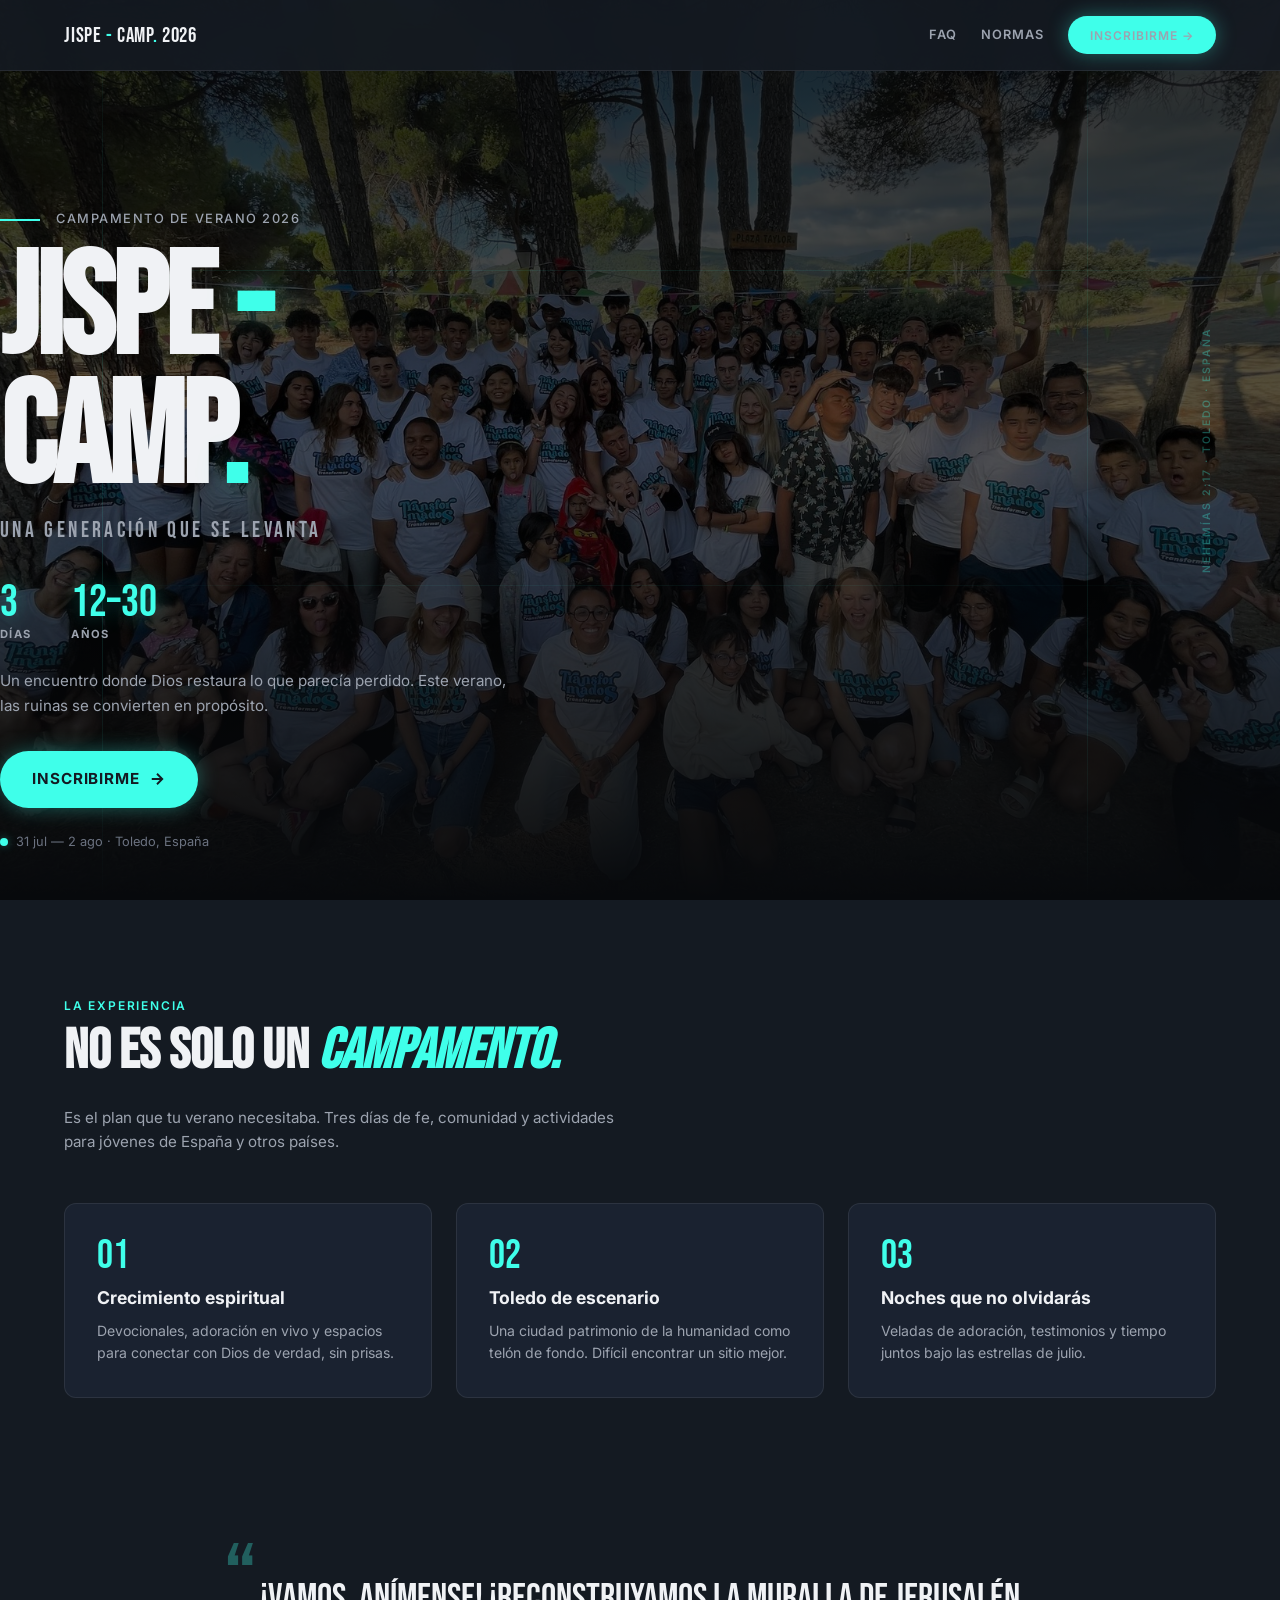
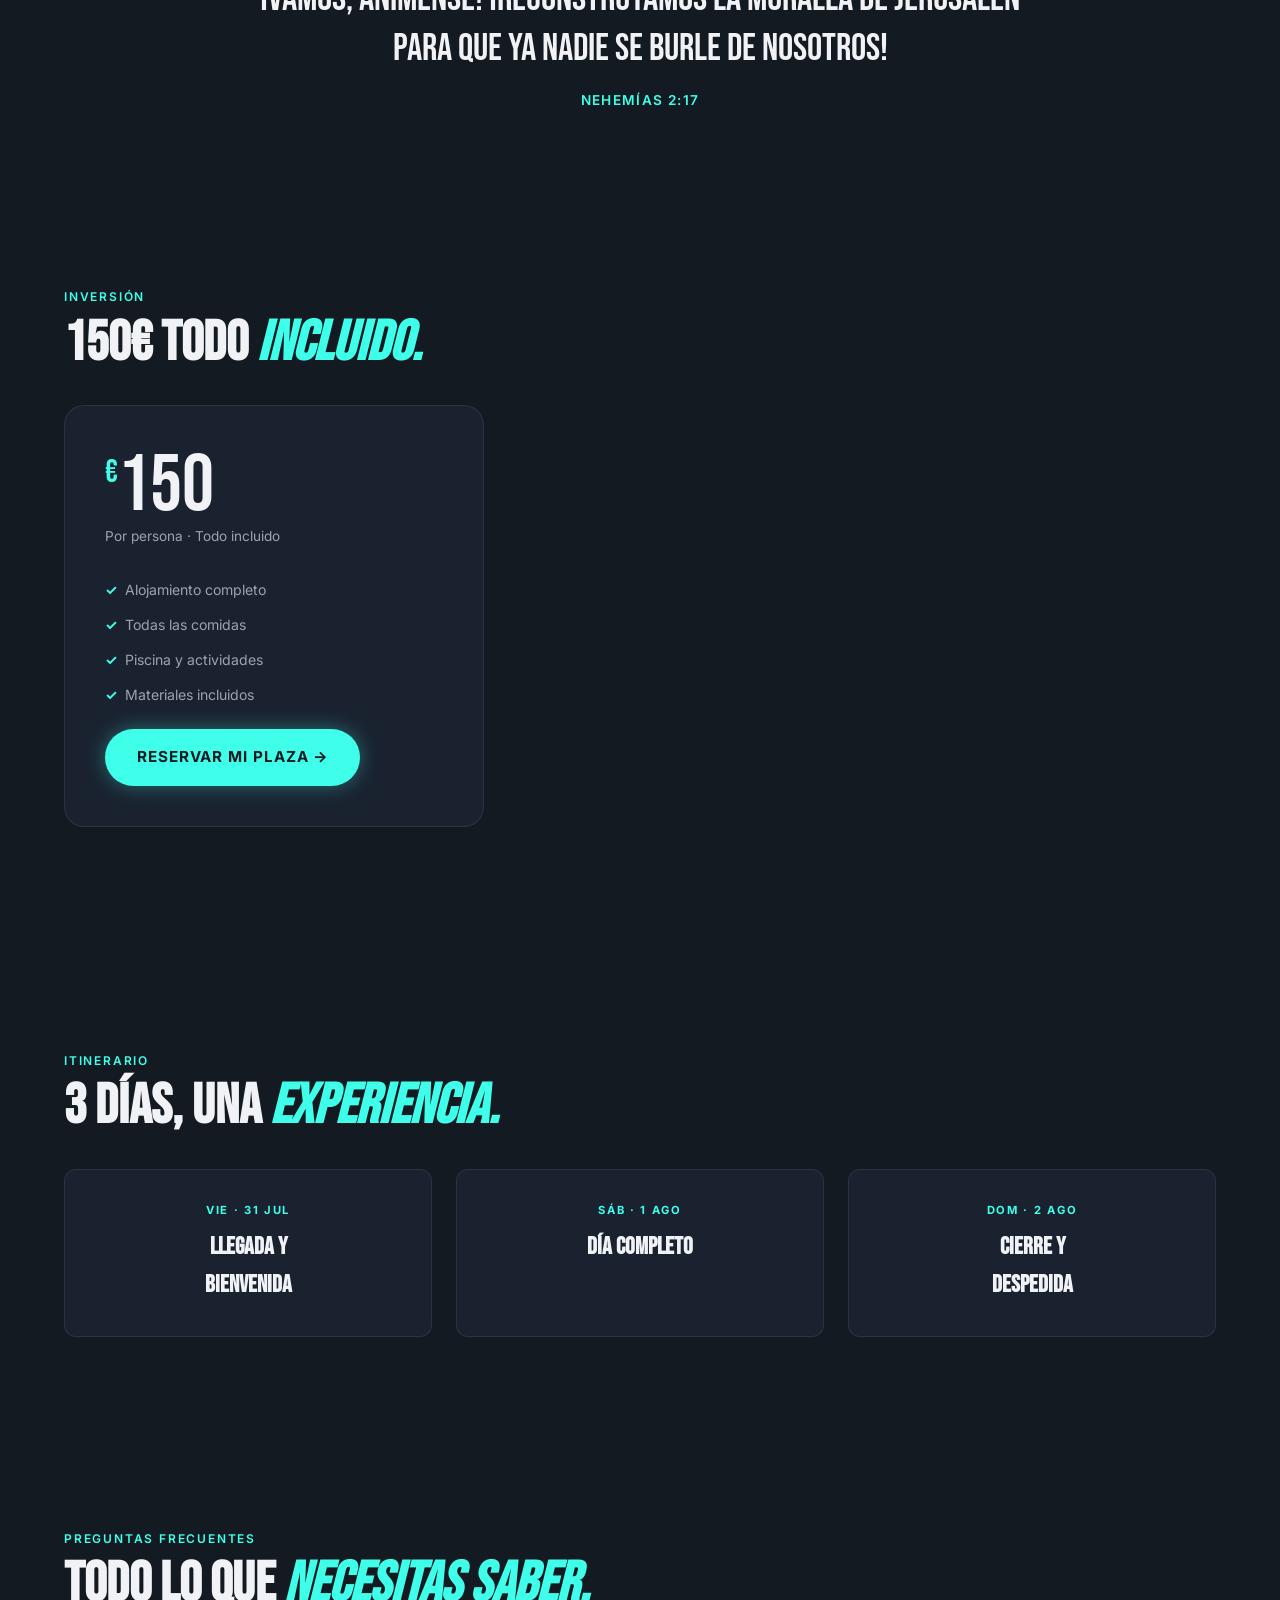
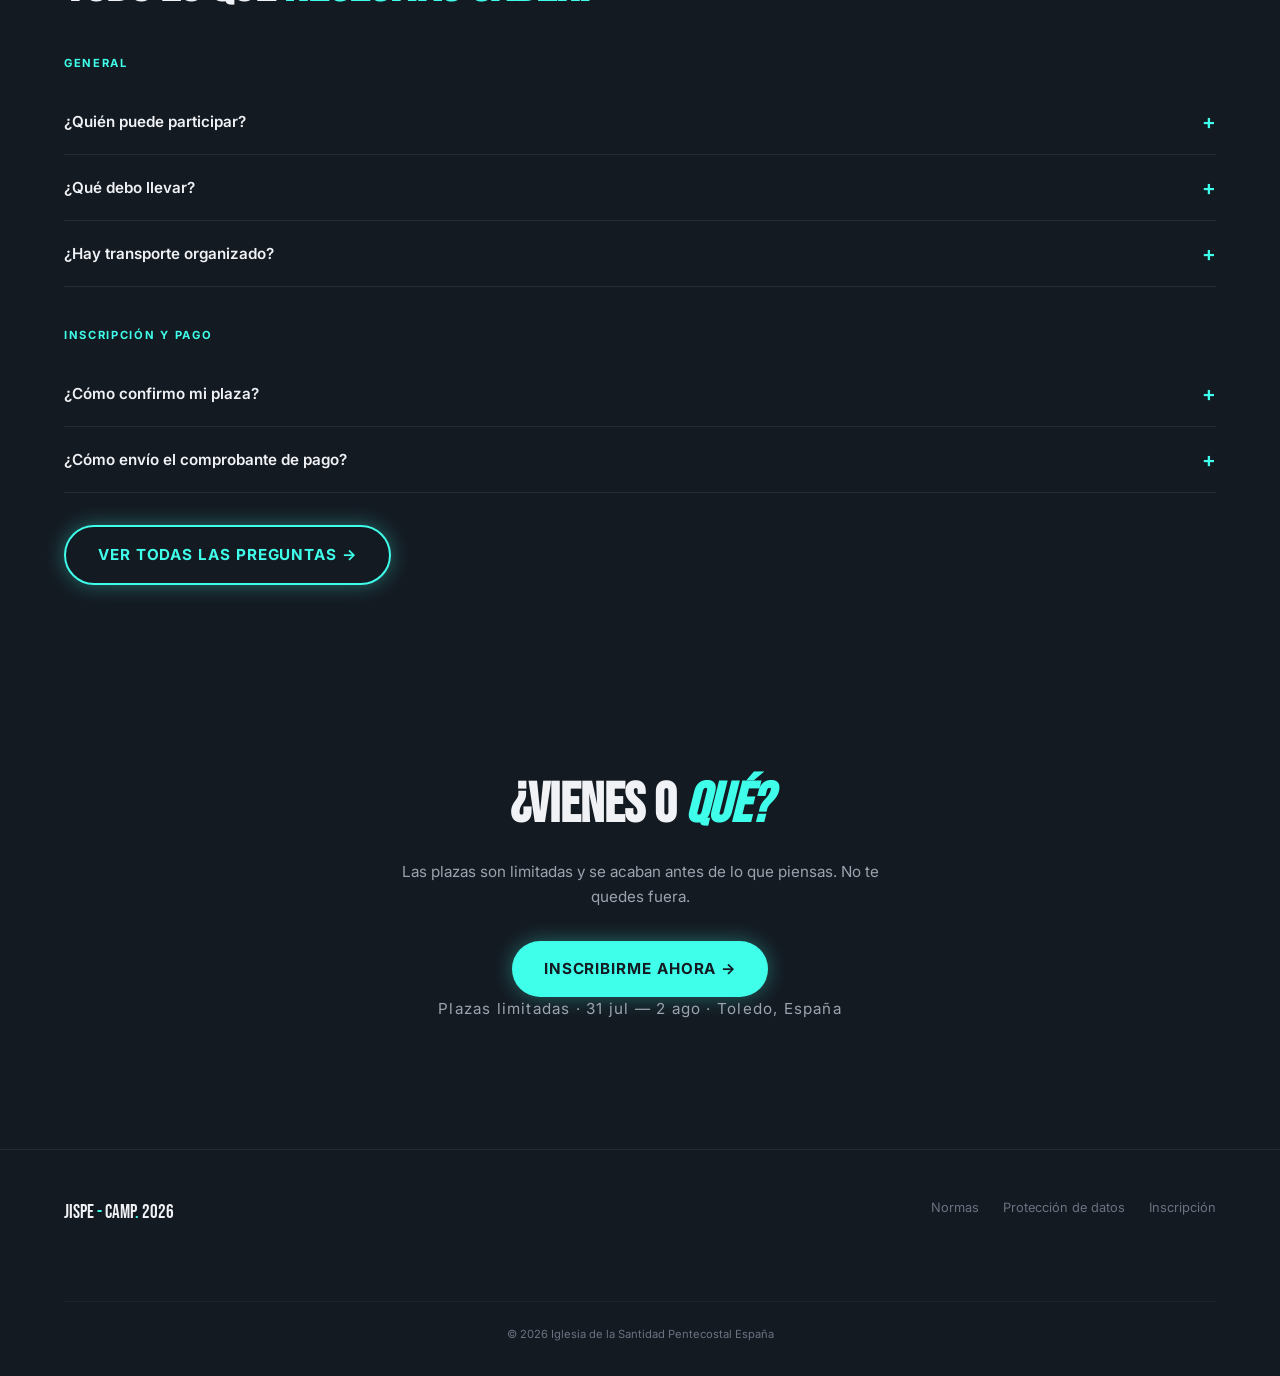
<file: index.html>
<!DOCTYPE html>
<html lang="es">
<head>
  <meta charset="UTF-8">
  <meta name="viewport" content="width=device-width, initial-scale=1.0">
  <title>JISPE - CAMP 2026 · Campamento Juvenil Toledo</title>
  <link rel="preconnect" href="https://fonts.googleapis.com">
  <link rel="preconnect" href="https://fonts.gstatic.com" crossorigin>
  <link href="https://fonts.googleapis.com/css2?family=Bebas+Neue&family=Inter:wght@400;500;600;700&display=swap" rel="stylesheet">
  <link rel="stylesheet" href="style.css">
</head>
<body>

  <!-- NAV -->
  <nav class="nav">
    <div class="container">
      <a href="index.html" class="nav-logo">JISPE <span class="dot">-</span> CAMP<span class="dot">.</span> 2026</a>
      <div class="nav-links" id="navLinks">
        <a href="faq.html">FAQ</a>
        <a href="normas.html">Normas</a>
        <a href="inscripcion.html" class="btn">Inscribirme →</a>
      </div>
      <button class="nav-toggle" id="navToggle" aria-label="Menú"><span></span><span></span><span></span></button>
    </div>
  </nav>

  <!-- HERO -->
  <section class="hero">
    <div class="hero-bg"></div>
    <div class="hero-lines">
      <div class="hero-line-h"></div>
      <div class="hero-line-h"></div>
    </div>
    <div class="hero-vertical">Nehemías 2:17 · Toledo · España</div>
    <div class="container hero-content">
      <div class="hero-top">Campamento de verano 2026</div>
      <h1 class="hero-heading">JISPE <span class="dot">-</span><br>CAMP<span class="dot">.</span></h1>
      <p class="hero-sub">Una generación que se levanta</p>
      <div class="hero-stats">
        <div><div class="hero-stat-n">3</div><div class="hero-stat-l">Días</div></div>
        <div><div class="hero-stat-n">12–30</div><div class="hero-stat-l">Años</div></div>
      </div>
      <p class="hero-desc">Un encuentro donde Dios restaura lo que parecía perdido. Este verano, las ruinas se convierten en propósito.</p>
      <div class="hero-cta">
        <a href="inscripcion.html" class="btn">Inscribirme <svg viewBox="0 0 24 24" fill="none" stroke="currentColor" stroke-width="2.5"><path d="M5 12h14M12 5l7 7-7 7"/></svg></a>
      </div>
      <div class="hero-meta">31 jul — 2 ago · Toledo, España</div>
    </div>
  </section>

  <!-- EXPERIENCE -->
  <section style="padding:6rem 0" class="fi">
    <div class="container">
      <p class="sl">La experiencia</p>
      <h2 class="st">No es solo un <em>campamento.</em></h2>
      <p style="color:var(--text-2);max-width:560px;font-size:.95rem">Es el plan que tu verano necesitaba. Tres días de fe, comunidad y actividades para jóvenes de España y otros países.</p>
      <div class="exp-grid">
        <div class="card"><div class="card-num">01</div><h3>Crecimiento espiritual</h3><p>Devocionales, adoración en vivo y espacios para conectar con Dios de verdad, sin prisas.</p></div>
        <div class="card"><div class="card-num">02</div><h3>Toledo de escenario</h3><p>Una ciudad patrimonio de la humanidad como telón de fondo. Difícil encontrar un sitio mejor.</p></div>
        <div class="card"><div class="card-num">03</div><h3>Noches que no olvidarás</h3><p>Veladas de adoración, testimonios y tiempo juntos bajo las estrellas de julio.</p></div>
      </div>
    </div>
  </section>

  <!-- VERSE -->
  <section class="verse fi">
    <div class="container">
      <p class="verse-q">¡Vamos, anímense! ¡Reconstruyamos la muralla de Jerusalén para que ya nadie se burle de nosotros!</p>
      <p class="verse-ref">Nehemías 2:17</p>
    </div>
  </section>

  <!-- PRICING -->
  <section style="padding:6rem 0" class="fi">
    <div class="container">
      <p class="sl">Inversión</p>
      <h2 class="st">150€ todo <em>incluido.</em></h2>
      <div class="price-big">
        <div class="amount"><span class="cur">€</span>150</div>
        <p class="label">Por persona · Todo incluido</p>
        <ul class="price-features">
          <li>Alojamiento completo</li>
          <li>Todas las comidas</li>
          <li>Piscina y actividades</li>
          <li>Materiales incluidos</li>
        </ul>
        <a href="inscripcion.html" class="btn" style="margin-top:1rem">Reservar mi plaza →</a>
      </div>
    </div>
  </section>

  <!-- ITINERARY -->
  <section style="padding:6rem 0" class="fi">
    <div class="container">
      <p class="sl">Itinerario</p>
      <h2 class="st">3 días, una <em>experiencia.</em></h2>
      <div class="itin-grid">
        <div class="day-card"><p class="day-card-l">Vie · 31 Jul</p><h3>Llegada y<br>bienvenida</h3></div>
        <div class="day-card"><p class="day-card-l">Sáb · 1 Ago</p><h3>Día completo</h3></div>
        <div class="day-card"><p class="day-card-l">Dom · 2 Ago</p><h3>Cierre y<br>despedida</h3></div>
      </div>
    </div>
  </section>

  <!-- FAQ PREVIEW -->
  <section style="padding:6rem 0" class="fi" id="faq">
    <div class="container">
      <p class="sl">Preguntas frecuentes</p>
      <h2 class="st">Todo lo que <em>necesitas saber.</em></h2>
      <div>
        <p class="faq-group-t">General</p>
        <div class="faq-item"><button class="faq-q">¿Quién puede participar? <span class="icon">+</span></button><div class="faq-a"><p>Adolescentes y jóvenes entre 12 y 30 años que cuenten con recomendación pastoral y, en caso de ser menores, autorización de sus padres o tutores. Sujeto a admisión por parte de la organización. Si tienes dudas, <a href="mailto:jispexespa@gmail.com">contacta con nosotros</a>.</p></div></div>
        <div class="faq-item"><button class="faq-q">¿Qué debo llevar? <span class="icon">+</span></button><div class="faq-a"><p>Ropa cómoda para 3 días, bañador, toalla, protección solar, gorra, Biblia y una libreta. Tras confirmar tu plaza te enviamos una lista detallada.</p></div></div>
        <div class="faq-item"><button class="faq-q">¿Hay transporte organizado? <span class="icon">+</span></button><div class="faq-a"><p>Sí, contamos con la posibilidad de encontrarnos en Madrid para el traslado al Casar de la Inesa en autocar. Puedes escribirnos luego de tu inscripción para coordinar los detalles.</p></div></div>
        <p class="faq-group-t">Inscripción y pago</p>
        <div class="faq-item"><button class="faq-q">¿Cómo confirmo mi plaza? <span class="icon">+</span></button><div class="faq-a"><p>Rellena el formulario y realiza el pago de 150 € por transferencia en los siguientes 5 días. Tu plaza queda confirmada cuando verificamos el pago. La admisión será verificada al cumplimentar todos los requisitos.</p></div></div>
        <div class="faq-item"><button class="faq-q">¿Cómo envío el comprobante de pago? <span class="icon">+</span></button><div class="faq-a"><p>Envía el comprobante de pago a <a href="mailto:jispexespa@gmail.com">jispexespa@gmail.com</a> indicando el nombre completo del campista al que corresponde el pago. Si se paga en una misma transferencia más de un campista, detallar los nombres completos de cada uno de ellos en el correo.</p></div></div>
      </div>
      <div style="margin-top:2rem"><a href="faq.html" class="btn btn-o">Ver todas las preguntas →</a></div>
    </div>
  </section>

  <!-- FINAL CTA -->
  <section class="fcta fi">
    <div class="container">
      <h2 class="st">¿Vienes o <em>qué?</em></h2>
      <p>Las plazas son limitadas y se acaban antes de lo que piensas. No te quedes fuera.</p>
      <a href="inscripcion.html" class="btn">Inscribirme ahora →</a>
      <p class="fcta-meta">Plazas limitadas · 31 jul — 2 ago · Toledo, España</p>
    </div>
  </section>

  <!-- FOOTER -->
  <footer class="footer">
    <div class="container footer-inner">
      <div><p class="footer-brand">JISPE <span class="dot">-</span> CAMP<span class="dot">.</span> 2026</p></div>
      <div class="footer-links">
        <a href="normas.html">Normas</a>
        <a href="normas.html">Protección de datos</a>
        <a href="inscripcion.html">Inscripción</a>
      </div>
      <p class="footer-copy">© 2026 Iglesia de la Santidad Pentecostal España</p>
    </div>
  </footer>

  <!-- MOBILE NAV -->
  <nav class="mnav">
    <div class="mnav-inner">
      <a href="index.html" class="active"><svg viewBox="0 0 24 24" fill="none" stroke="currentColor" stroke-width="2"><path d="M3 9l9-7 9 7v11a2 2 0 01-2 2H5a2 2 0 01-2-2z"/></svg>Inicio</a>
      <a href="faq.html"><svg viewBox="0 0 24 24" fill="none" stroke="currentColor" stroke-width="2"><circle cx="12" cy="12" r="10"/><path d="M9.09 9a3 3 0 015.83 1c0 2-3 3-3 3M12 17h.01"/></svg>FAQ</a>
      <a href="normas.html"><svg viewBox="0 0 24 24" fill="none" stroke="currentColor" stroke-width="2"><path d="M14 2H6a2 2 0 00-2 2v16a2 2 0 002 2h12a2 2 0 002-2V8z"/><path d="M14 2v6h6M16 13H8M16 17H8M10 9H8"/></svg>Normas</a>
      <a href="inscripcion.html"><svg viewBox="0 0 24 24" fill="none" stroke="currentColor" stroke-width="2"><path d="M11 4H4a2 2 0 00-2 2v14a2 2 0 002 2h14a2 2 0 002-2v-7"/><path d="M18.5 2.5a2.121 2.121 0 013 3L12 15l-4 1 1-4 9.5-9.5z"/></svg>Inscribirme</a>
    </div>
  </nav>

  <script>
    document.getElementById('navToggle').addEventListener('click',()=>document.getElementById('navLinks').classList.toggle('active'));
    document.querySelectorAll('.faq-q').forEach(b=>{b.addEventListener('click',()=>{const i=b.parentElement,o=i.classList.contains('open');document.querySelectorAll('.faq-item').forEach(x=>x.classList.remove('open'));if(!o)i.classList.add('open')})});
    const obs=new IntersectionObserver(e=>{e.forEach(x=>{if(x.isIntersecting)x.target.classList.add('visible')})},{threshold:.1});
    document.querySelectorAll('.fi').forEach(el=>obs.observe(el));
  </script>
</body>
</html>
</file>
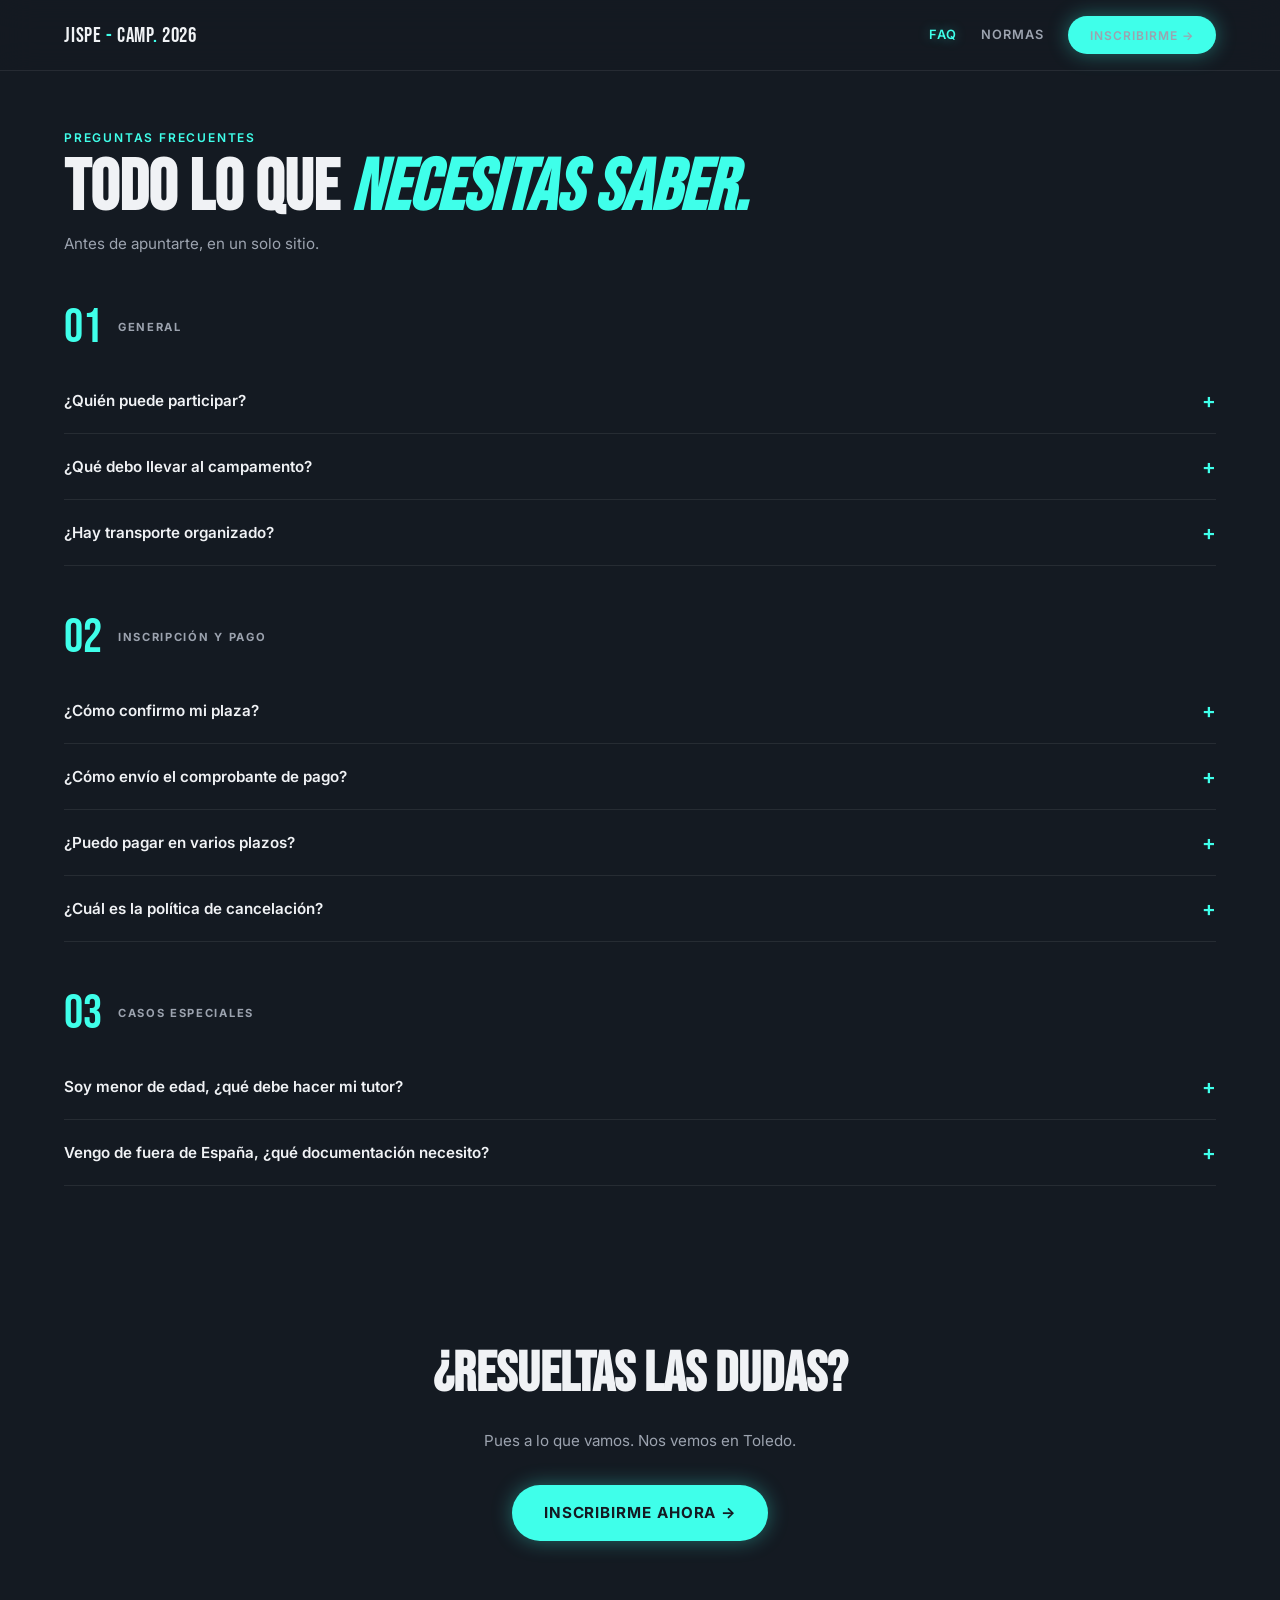
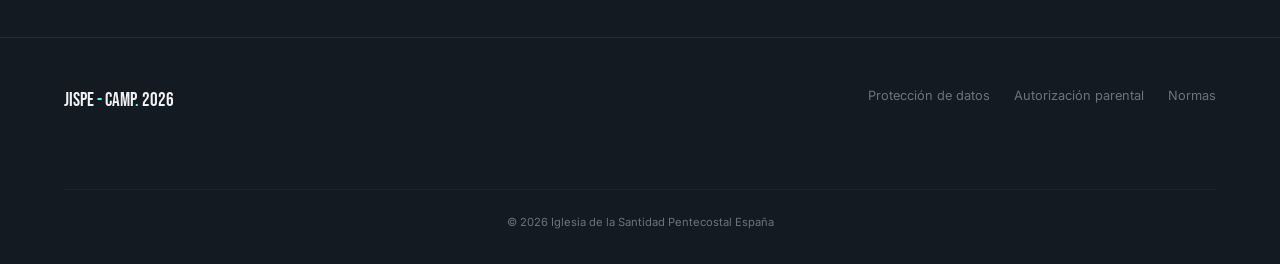
<file: faq.html>
<!DOCTYPE html>
<html lang="es">
<head>
  <meta charset="UTF-8">
  <meta name="viewport" content="width=device-width, initial-scale=1.0">
  <title>FAQ · JISPE - CAMP 2026</title>
  <link rel="preconnect" href="https://fonts.googleapis.com">
  <link rel="preconnect" href="https://fonts.gstatic.com" crossorigin>
  <link href="https://fonts.googleapis.com/css2?family=Bebas+Neue&family=Inter:wght@400;500;600;700&display=swap" rel="stylesheet">
  <link rel="stylesheet" href="style.css">
</head>
<body>

  <!-- NAV -->
  <nav class="nav">
    <div class="container">
      <a href="index.html" class="nav-logo">JISPE <span class="dot">-</span> CAMP<span class="dot">.</span> 2026</a>
      <div class="nav-links" id="navLinks">
        <a href="faq.html" class="active">FAQ</a>
        <a href="normas.html">Normas</a>
        <a href="inscripcion.html" class="btn">Inscribirme →</a>
      </div>
      <button class="nav-toggle" id="navToggle" aria-label="Menú"><span></span><span></span><span></span></button>
    </div>
  </nav>

  <!-- HEADER -->
  <header class="page-header">
    <div class="container">
      <p class="sl">Preguntas frecuentes</p>
      <h1 class="page-heading">TODO LO QUE <em>NECESITAS SABER.</em></h1>
      <p class="sub">Antes de apuntarte, en un solo sitio.</p>
    </div>
  </header>

  <!-- FAQ -->
  <section style="padding:0 0 4rem">
    <div class="container">

      <div style="display:flex;align-items:center;gap:1rem;margin-bottom:1rem">
        <span class="norma-section-num">01</span>
        <span class="norma-section-title" style="margin:0">General</span>
      </div>

      <div class="faq-item">
        <button class="faq-q">¿Quién puede participar? <span class="icon">+</span></button>
        <div class="faq-a"><p>Adolescentes y jóvenes entre 12 y 30 años que cuenten con recomendación pastoral y, en caso de ser menores, autorización de sus padres o tutores. Sujeto a admisión por parte de la organización. Si tienes dudas, <a href="mailto:jispexespa@gmail.com">contacta con nosotros</a>.</p></div>
      </div>

      <div class="faq-item">
        <button class="faq-q">¿Qué debo llevar al campamento? <span class="icon">+</span></button>
        <div class="faq-a"><p>Ropa cómoda para 3 días, bañador, toalla, protección solar, gorra, Biblia y una libreta. Tras confirmar tu plaza te enviamos una lista detallada con todo lo necesario.</p></div>
      </div>

      <div class="faq-item">
        <button class="faq-q">¿Hay transporte organizado? <span class="icon">+</span></button>
        <div class="faq-a"><p>Sí, contamos con la posibilidad de encontrarnos en Madrid para el traslado al Casar de la Inesa en autocar. Puedes escribirnos luego de tu inscripción para coordinar los detalles.</p></div>
      </div>

      <div style="display:flex;align-items:center;gap:1rem;margin:3rem 0 1rem">
        <span class="norma-section-num">02</span>
        <span class="norma-section-title" style="margin:0">Inscripción y pago</span>
      </div>

      <div class="faq-item">
        <button class="faq-q">¿Cómo confirmo mi plaza? <span class="icon">+</span></button>
        <div class="faq-a"><p>Completa el formulario de inscripción y realiza el pago de 150 € por transferencia en los siguientes 5 días. Tu plaza queda confirmada cuando verificamos el pago. La admisión será verificada al cumplimentar todos los requisitos. Recibirás un email de confirmación oficial.</p></div>
      </div>

      <div class="faq-item">
        <button class="faq-q">¿Cómo envío el comprobante de pago? <span class="icon">+</span></button>
        <div class="faq-a"><p>Envía el comprobante de pago a <a href="mailto:jispexespa@gmail.com">jispexespa@gmail.com</a> indicando el nombre completo del campista al que corresponde el pago. Si se paga en una misma transferencia más de un campista, detallar los nombres completos de cada uno de ellos en el correo.</p></div>
      </div>

      <div class="faq-item">
        <button class="faq-q">¿Puedo pagar en varios plazos? <span class="icon">+</span></button>
        <div class="faq-a"><p>En principio el pago es único de 150 €. Pero si necesitas facilidades, contáctanos tras inscribirte y estudiaremos tu caso de forma individual. Queremos que puedas venir.</p></div>
      </div>

      <div class="faq-item">
        <button class="faq-q">¿Cuál es la política de cancelación? <span class="icon">+</span></button>
        <div class="faq-a"><p>Cancelaciones hasta 15 días antes: devolución del 50%. Después de esa fecha no hay devolución, pero puedes transferir tu plaza a otra persona con autorización de la organización. Si el campamento se cancela por fuerza mayor, devolución del 100%.</p></div>
      </div>

      <div style="display:flex;align-items:center;gap:1rem;margin:3rem 0 1rem">
        <span class="norma-section-num">03</span>
        <span class="norma-section-title" style="margin:0">Casos especiales</span>
      </div>

      <div class="faq-item">
        <button class="faq-q">Soy menor de edad, ¿qué debe hacer mi tutor? <span class="icon">+</span></button>
        <div class="faq-a"><p>Tu tutor legal debe completar la sección correspondiente del formulario y firmar la autorización parental. Este documento se entrega en papel el día de llegada. Sin la autorización firmada no es posible participar. <a href="normas.html">Ver autorización parental →</a></p></div>
      </div>

      <div class="faq-item">
        <button class="faq-q">Vengo de fuera de España, ¿qué documentación necesito? <span class="icon">+</span></button>
        <div class="faq-a"><p>Necesitas pasaporte vigente y, si eres de Europa, DNI europeo válido y la Tarjeta Sanitaria Europea (EHIC). Para el pago puedes usar transferencia SEPA con el IBAN y BIC que te facilitaremos.</p></div>
      </div>

    </div>
  </section>

  <!-- CTA -->
  <section class="fcta fi">
    <div class="container">
      <h2 class="st">¿Resueltas las dudas?</h2>
      <p>Pues a lo que vamos. Nos vemos en Toledo.</p>
      <a href="inscripcion.html" class="btn">Inscribirme ahora →</a>
    </div>
  </section>

  <!-- FOOTER -->
  <footer class="footer">
    <div class="container footer-inner">
      <div><p class="footer-brand">JISPE <span class="dot">-</span> CAMP<span class="dot">.</span> 2026</p></div>
      <div class="footer-links">
        <a href="normas.html">Protección de datos</a>
        <a href="normas.html">Autorización parental</a>
        <a href="normas.html">Normas</a>
      </div>
      <p class="footer-copy">© 2026 Iglesia de la Santidad Pentecostal España</p>
    </div>
  </footer>

  <!-- MOBILE NAV -->
  <nav class="mnav">
    <div class="mnav-inner">
      <a href="index.html"><svg viewBox="0 0 24 24" fill="none" stroke="currentColor" stroke-width="2"><path d="M3 9l9-7 9 7v11a2 2 0 01-2 2H5a2 2 0 01-2-2z"/></svg>Inicio</a>
      <a href="faq.html" class="active"><svg viewBox="0 0 24 24" fill="none" stroke="currentColor" stroke-width="2"><circle cx="12" cy="12" r="10"/><path d="M9.09 9a3 3 0 015.83 1c0 2-3 3-3 3M12 17h.01"/></svg>FAQ</a>
      <a href="normas.html"><svg viewBox="0 0 24 24" fill="none" stroke="currentColor" stroke-width="2"><path d="M14 2H6a2 2 0 00-2 2v16a2 2 0 002 2h12a2 2 0 002-2V8z"/><path d="M14 2v6h6M16 13H8M16 17H8M10 9H8"/></svg>Normas</a>
      <a href="inscripcion.html"><svg viewBox="0 0 24 24" fill="none" stroke="currentColor" stroke-width="2"><path d="M11 4H4a2 2 0 00-2 2v14a2 2 0 002 2h14a2 2 0 002-2v-7"/><path d="M18.5 2.5a2.121 2.121 0 013 3L12 15l-4 1 1-4 9.5-9.5z"/></svg>Inscribirme</a>
    </div>
  </nav>

  <script>
    document.getElementById('navToggle').addEventListener('click',()=>document.getElementById('navLinks').classList.toggle('active'));
    document.querySelectorAll('.faq-q').forEach(b=>{b.addEventListener('click',()=>{const i=b.parentElement,o=i.classList.contains('open');document.querySelectorAll('.faq-item').forEach(x=>x.classList.remove('open'));if(!o)i.classList.add('open')})});
    const obs=new IntersectionObserver(e=>{e.forEach(x=>{if(x.isIntersecting)x.target.classList.add('visible')})},{threshold:.1});
    document.querySelectorAll('.fi').forEach(el=>obs.observe(el));
  </script>
</body>
</html>
</file>
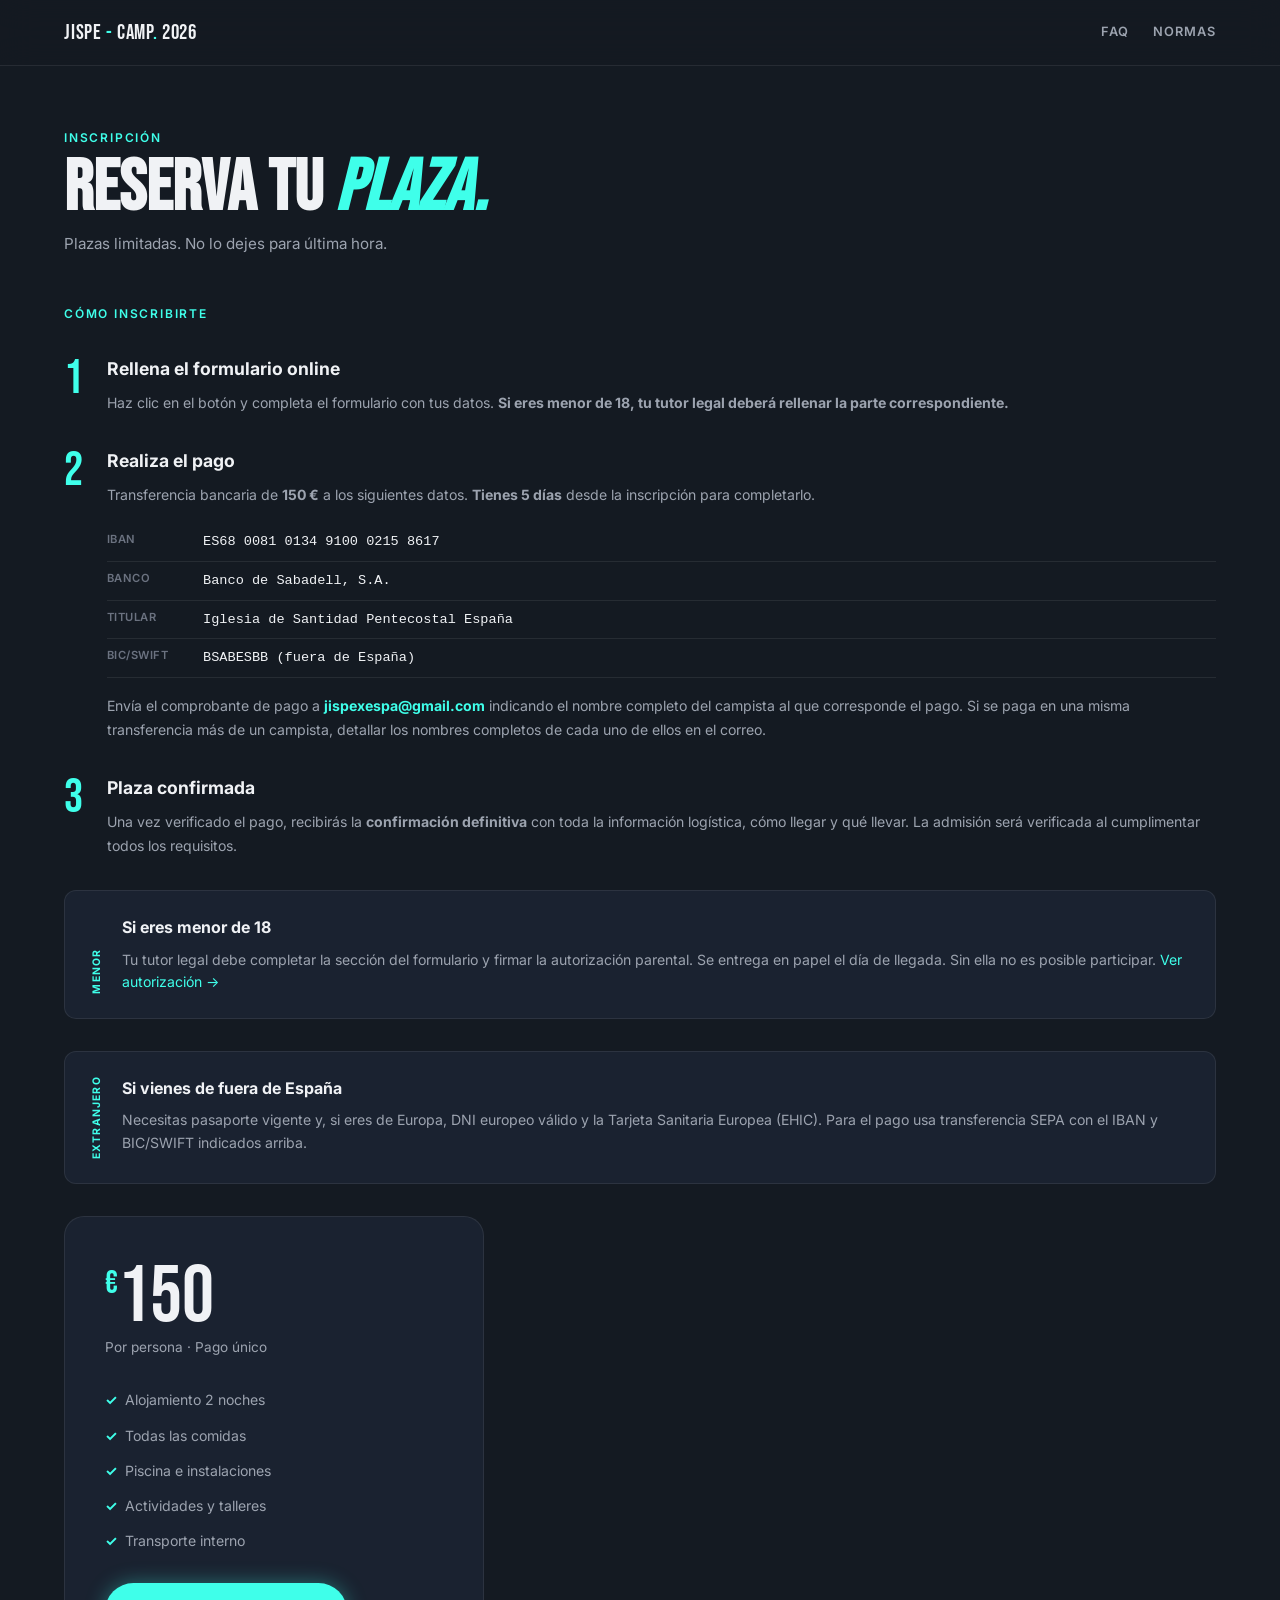
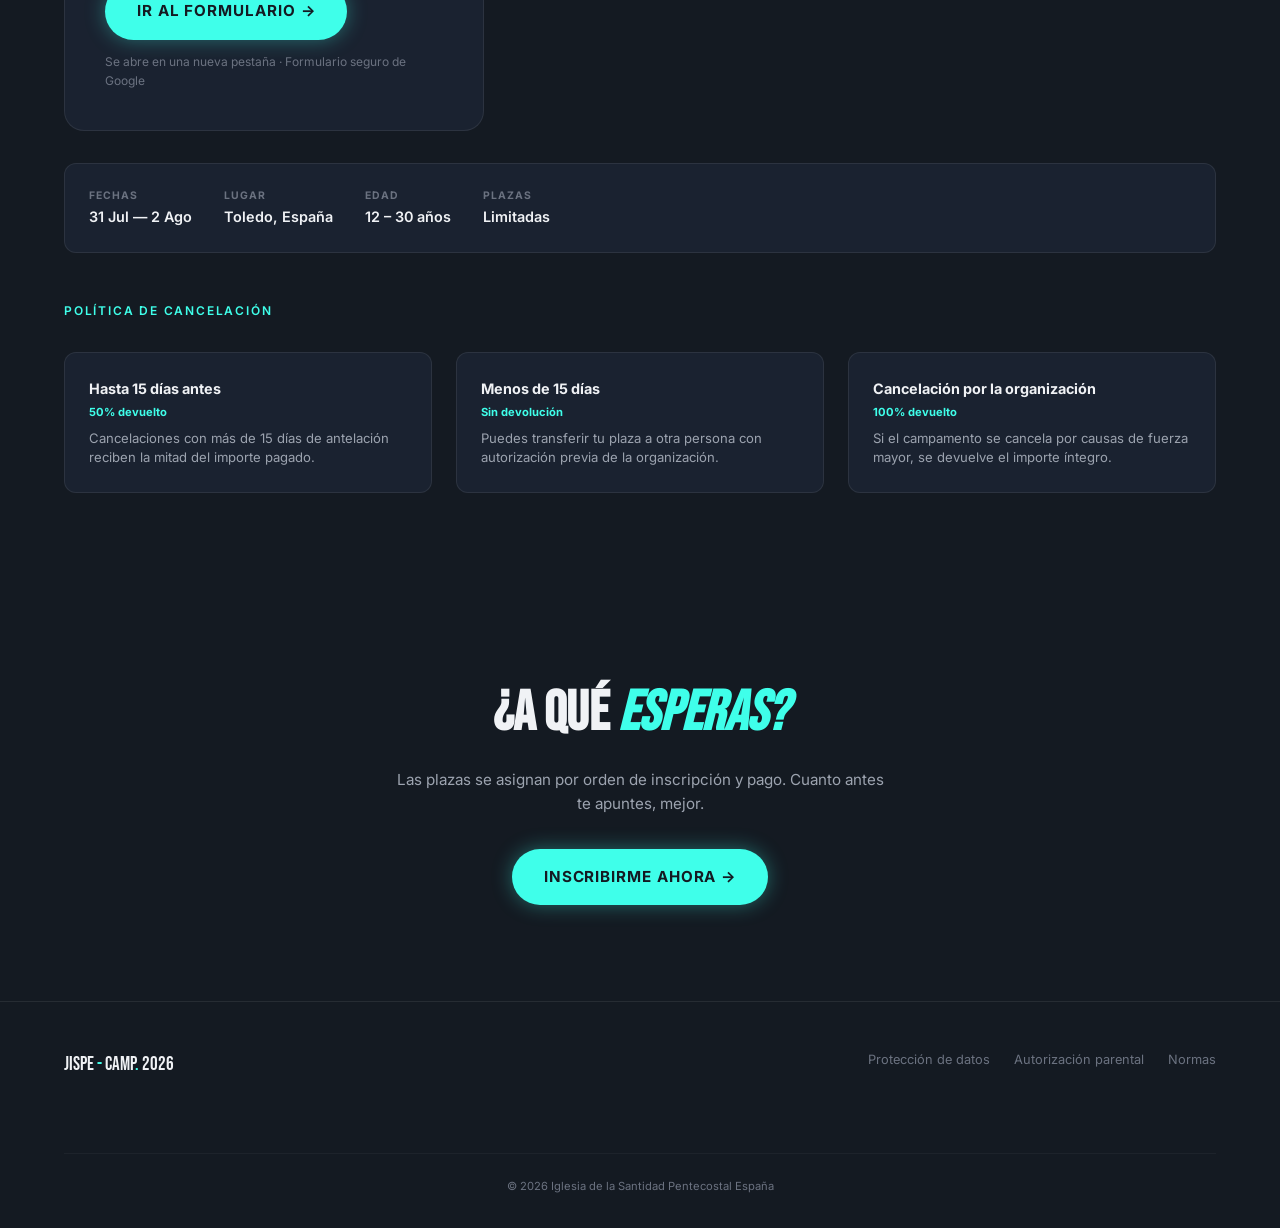
<file: inscripcion.html>
<!DOCTYPE html>
<html lang="es">
<head>
  <meta charset="UTF-8">
  <meta name="viewport" content="width=device-width, initial-scale=1.0">
  <title>Inscripción · JISPE - CAMP 2026</title>
  <link rel="preconnect" href="https://fonts.googleapis.com">
  <link rel="preconnect" href="https://fonts.gstatic.com" crossorigin>
  <link href="https://fonts.googleapis.com/css2?family=Bebas+Neue&family=Inter:wght@400;500;600;700&display=swap" rel="stylesheet">
  <link rel="stylesheet" href="style.css">
</head>
<body>

  <!-- NAV -->
  <nav class="nav">
    <div class="container">
      <a href="index.html" class="nav-logo">JISPE <span class="dot">-</span> CAMP<span class="dot">.</span> 2026</a>
      <div class="nav-links" id="navLinks">
        <a href="faq.html">FAQ</a>
        <a href="normas.html">Normas</a>
      </div>
      <button class="nav-toggle" id="navToggle" aria-label="Menú"><span></span><span></span><span></span></button>
    </div>
  </nav>

  <!-- HEADER -->
  <header class="page-header">
    <div class="container">
      <p class="sl">Inscripción</p>
      <h1 class="page-heading">RESERVA TU <em>PLAZA.</em></h1>
      <p class="sub">Plazas limitadas. No lo dejes para última hora.</p>
    </div>
  </header>

  <!-- STEPS -->
  <section style="padding:0 0 4rem">
    <div class="container">

      <p class="sl">Cómo inscribirte</p>

      <div class="step-grid">

        <div class="step">
          <div class="step-num">1</div>
          <div class="step-content">
            <h3>Rellena el formulario online</h3>
            <p>Haz clic en el botón y completa el formulario con tus datos. <strong>Si eres menor de 18, tu tutor legal deberá rellenar la parte correspondiente.</strong></p>
          </div>
        </div>

        <div class="step">
          <div class="step-num">2</div>
          <div class="step-content">
            <h3>Realiza el pago</h3>
            <p>Transferencia bancaria de <strong>150 €</strong> a los siguientes datos. <strong>Tienes 5 días</strong> desde la inscripción para completarlo.</p>
            <div class="data-table">
              <div class="data-row"><span class="label">IBAN</span><span class="value">ES68 0081 0134 9100 0215 8617</span></div>
              <div class="data-row"><span class="label">Banco</span><span class="value">Banco de Sabadell, S.A.</span></div>
              <div class="data-row"><span class="label">Titular</span><span class="value">Iglesia de Santidad Pentecostal España</span></div>
              <div class="data-row"><span class="label">BIC/SWIFT</span><span class="value">BSABESBB (fuera de España)</span></div>
            </div>
            <p style="margin-top:1rem">Envía el comprobante de pago a <a href="mailto:jispexespa@gmail.com" style="color:var(--accent)"><strong>jispexespa@gmail.com</strong></a> indicando el nombre completo del campista al que corresponde el pago. Si se paga en una misma transferencia más de un campista, detallar los nombres completos de cada uno de ellos en el correo.</p>
          </div>
        </div>

        <div class="step">
          <div class="step-num">3</div>
          <div class="step-content">
            <h3>Plaza confirmada</h3>
            <p>Una vez verificado el pago, recibirás la <strong>confirmación definitiva</strong> con toda la información logística, cómo llegar y qué llevar. La admisión será verificada al cumplimentar todos los requisitos.</p>
          </div>
        </div>

      </div>

      <!-- INFO BOXES -->
      <div class="info-box">
        <span class="tag">Menor</span>
        <div>
          <h3 style="font-size:1rem;font-weight:700;margin-bottom:.5rem">Si eres menor de 18</h3>
          <p>Tu tutor legal debe completar la sección del formulario y firmar la autorización parental. Se entrega en papel el día de llegada. Sin ella no es posible participar. <a href="normas.html" style="color:var(--accent)">Ver autorización →</a></p>
        </div>
      </div>

      <div class="info-box">
        <span class="tag">Extranjero</span>
        <div>
          <h3 style="font-size:1rem;font-weight:700;margin-bottom:.5rem">Si vienes de fuera de España</h3>
          <p>Necesitas pasaporte vigente y, si eres de Europa, DNI europeo válido y la Tarjeta Sanitaria Europea (EHIC). Para el pago usa transferencia SEPA con el IBAN y BIC/SWIFT indicados arriba.</p>
        </div>
      </div>

      <!-- PRICE CARD -->
      <div class="price-big">
        <div class="amount"><span class="cur">€</span>150</div>
        <p class="label">Por persona · Pago único</p>
        <ul class="price-features">
          <li>Alojamiento 2 noches</li>
          <li>Todas las comidas</li>
          <li>Piscina e instalaciones</li>
          <li>Actividades y talleres</li>
          <li>Transporte interno</li>
        </ul>
        <a href="https://forms.gle/pF9Qa3ZTZm18Pr6NA" target="_blank" rel="noopener" class="btn" style="margin-top:1.5rem">Ir al formulario →</a>
        <p style="font-size:.75rem;color:var(--text-3);margin-top:.75rem">Se abre en una nueva pestaña · Formulario seguro de Google</p>
      </div>

      <!-- STATS -->
      <div class="stats-row">
        <div class="stat-item"><div class="stat-label">Fechas</div><div class="stat-value">31 Jul — 2 Ago</div></div>
        <div class="stat-item"><div class="stat-label">Lugar</div><div class="stat-value">Toledo, España</div></div>
        <div class="stat-item"><div class="stat-label">Edad</div><div class="stat-value">12 – 30 años</div></div>
        <div class="stat-item"><div class="stat-label">Plazas</div><div class="stat-value">Limitadas</div></div>
      </div>

      <!-- CANCELACIÓN -->
      <div style="margin-top:3rem">
        <p class="sl">Política de cancelación</p>
        <div class="cancel-grid">
          <div class="cancel-card">
            <h4>Hasta 15 días antes</h4>
            <p class="tag">50% devuelto</p>
            <p>Cancelaciones con más de 15 días de antelación reciben la mitad del importe pagado.</p>
          </div>
          <div class="cancel-card">
            <h4>Menos de 15 días</h4>
            <p class="tag">Sin devolución</p>
            <p>Puedes transferir tu plaza a otra persona con autorización previa de la organización.</p>
          </div>
          <div class="cancel-card">
            <h4>Cancelación por la organización</h4>
            <p class="tag">100% devuelto</p>
            <p>Si el campamento se cancela por causas de fuerza mayor, se devuelve el importe íntegro.</p>
          </div>
        </div>
      </div>

    </div>
  </section>

  <!-- FINAL CTA -->
  <section class="fcta fi">
    <div class="container">
      <h2 class="st">¿A qué <em>esperas?</em></h2>
      <p>Las plazas se asignan por orden de inscripción y pago. Cuanto antes te apuntes, mejor.</p>
      <a href="https://forms.gle/pF9Qa3ZTZm18Pr6NA" target="_blank" rel="noopener" class="btn">Inscribirme ahora →</a>
    </div>
  </section>

  <!-- FOOTER -->
  <footer class="footer">
    <div class="container footer-inner">
      <div><p class="footer-brand">JISPE <span class="dot">-</span> CAMP<span class="dot">.</span> 2026</p></div>
      <div class="footer-links">
        <a href="normas.html">Protección de datos</a>
        <a href="normas.html">Autorización parental</a>
        <a href="normas.html">Normas</a>
      </div>
      <p class="footer-copy">© 2026 Iglesia de la Santidad Pentecostal España</p>
    </div>
  </footer>

  <!-- MOBILE NAV -->
  <nav class="mnav">
    <div class="mnav-inner">
      <a href="index.html"><svg viewBox="0 0 24 24" fill="none" stroke="currentColor" stroke-width="2"><path d="M3 9l9-7 9 7v11a2 2 0 01-2 2H5a2 2 0 01-2-2z"/></svg>Inicio</a>
      <a href="faq.html"><svg viewBox="0 0 24 24" fill="none" stroke="currentColor" stroke-width="2"><circle cx="12" cy="12" r="10"/><path d="M9.09 9a3 3 0 015.83 1c0 2-3 3-3 3M12 17h.01"/></svg>FAQ</a>
      <a href="normas.html"><svg viewBox="0 0 24 24" fill="none" stroke="currentColor" stroke-width="2"><path d="M14 2H6a2 2 0 00-2 2v16a2 2 0 002 2h12a2 2 0 002-2V8z"/><path d="M14 2v6h6M16 13H8M16 17H8M10 9H8"/></svg>Normas</a>
      <a href="inscripcion.html" class="active"><svg viewBox="0 0 24 24" fill="none" stroke="currentColor" stroke-width="2"><path d="M11 4H4a2 2 0 00-2 2v14a2 2 0 002 2h14a2 2 0 002-2v-7"/><path d="M18.5 2.5a2.121 2.121 0 013 3L12 15l-4 1 1-4 9.5-9.5z"/></svg>Inscribirme</a>
    </div>
  </nav>

  <script>
    document.getElementById('navToggle').addEventListener('click',()=>document.getElementById('navLinks').classList.toggle('active'));
    const obs=new IntersectionObserver(e=>{e.forEach(x=>{if(x.isIntersecting)x.target.classList.add('visible')})},{threshold:.1});
    document.querySelectorAll('.fi').forEach(el=>obs.observe(el));
  </script>
</body>
</html>
</file>
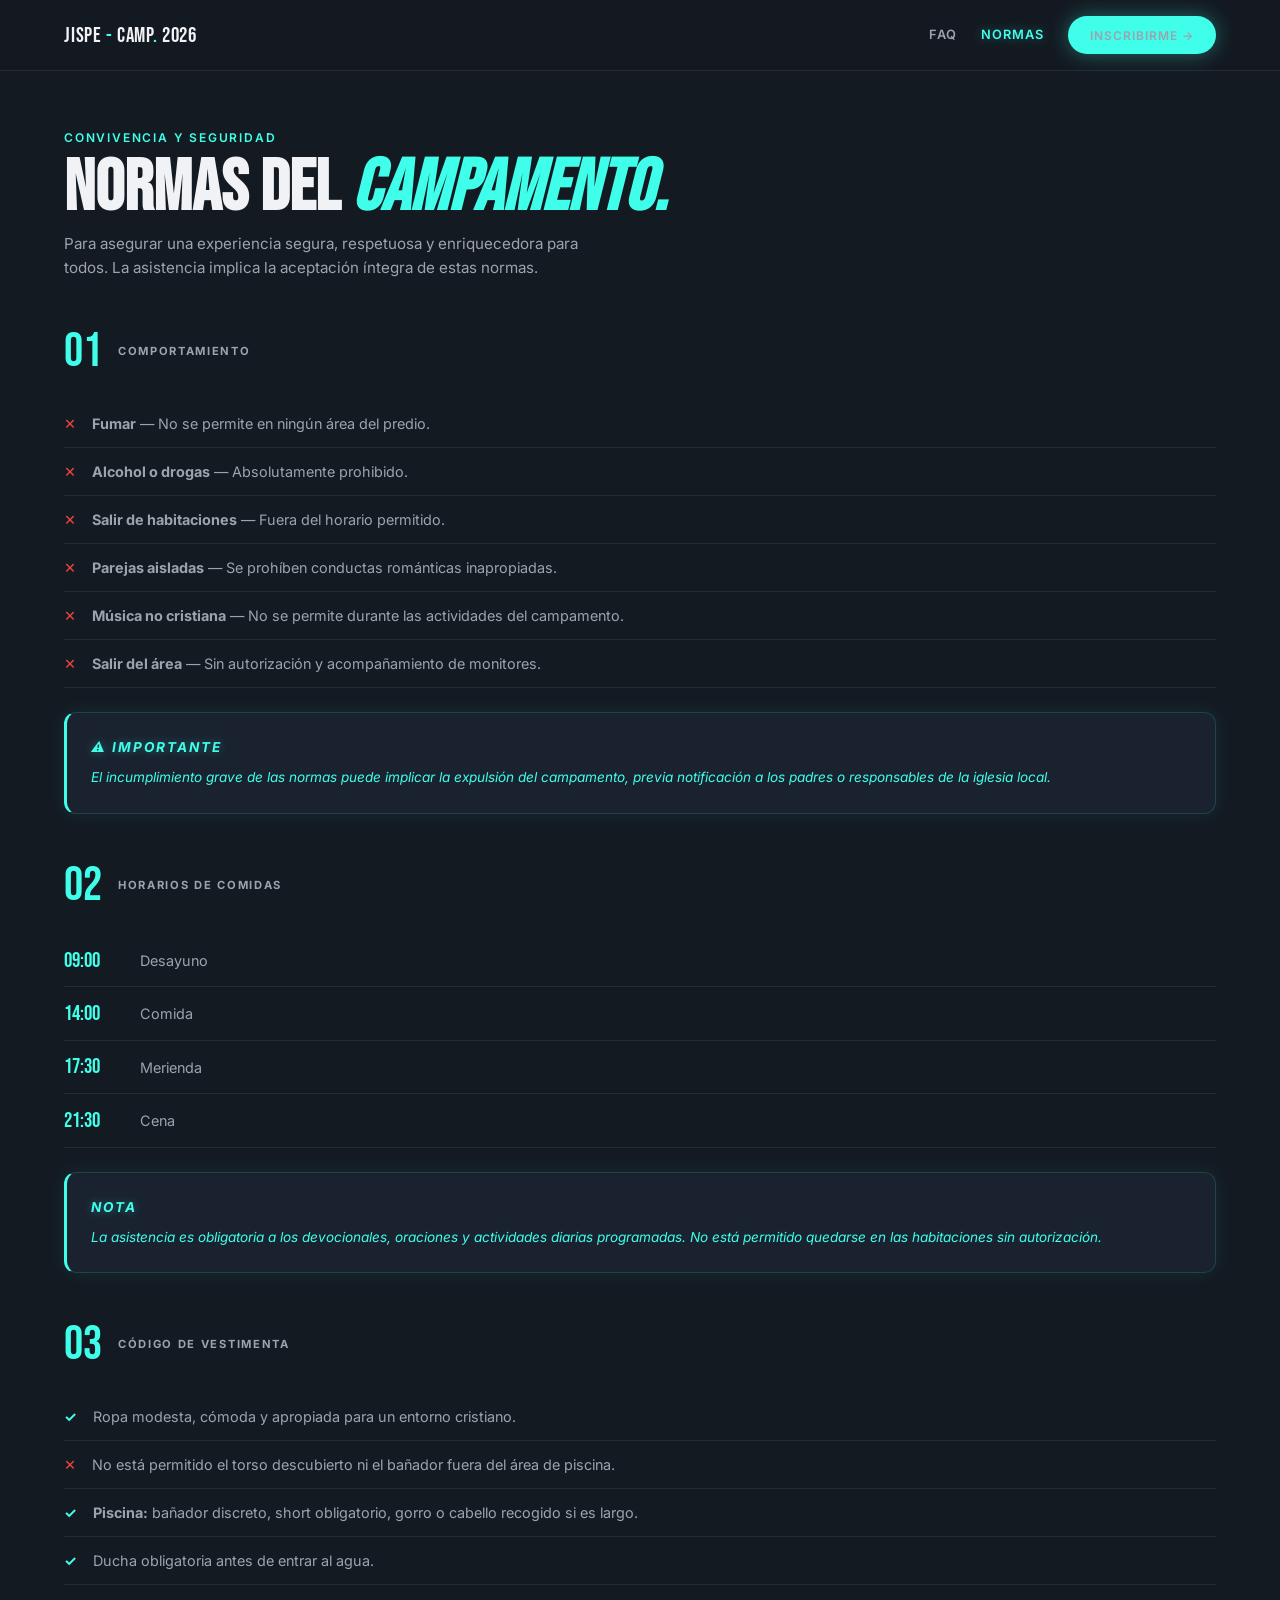
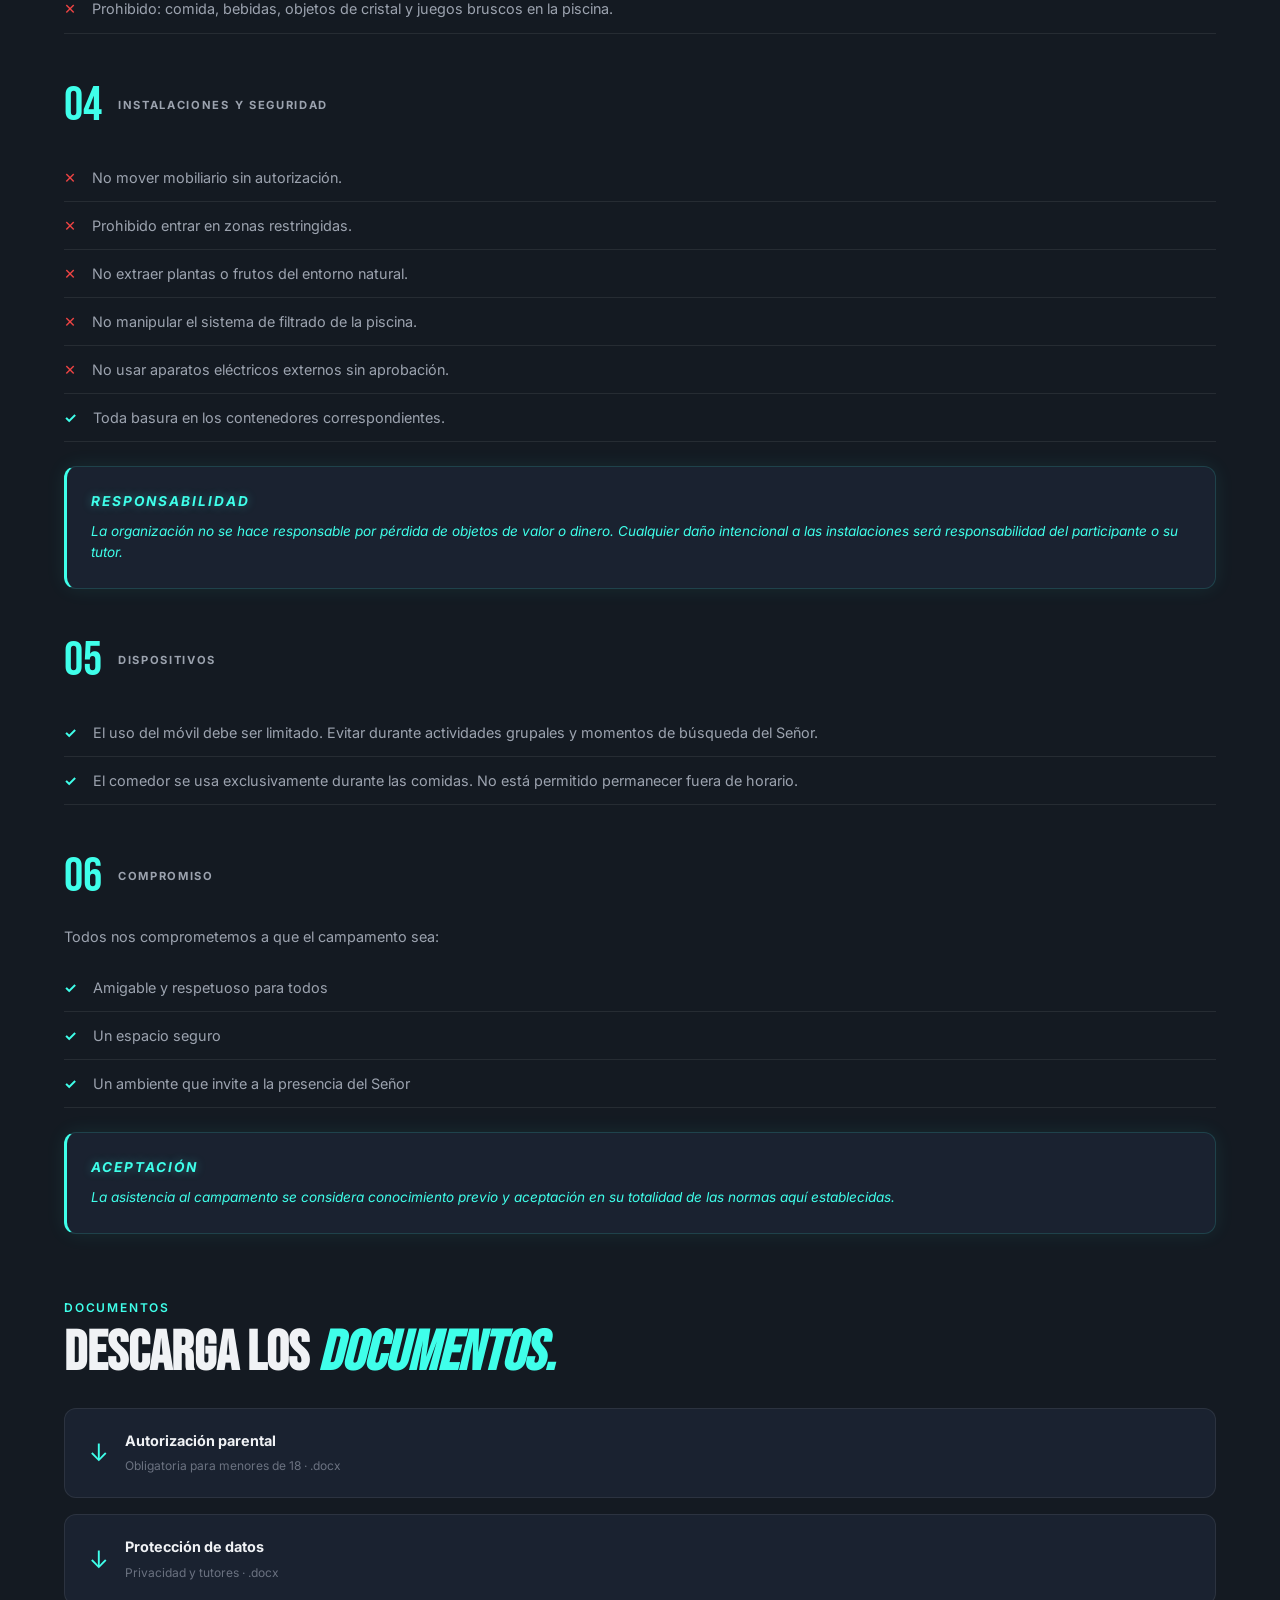
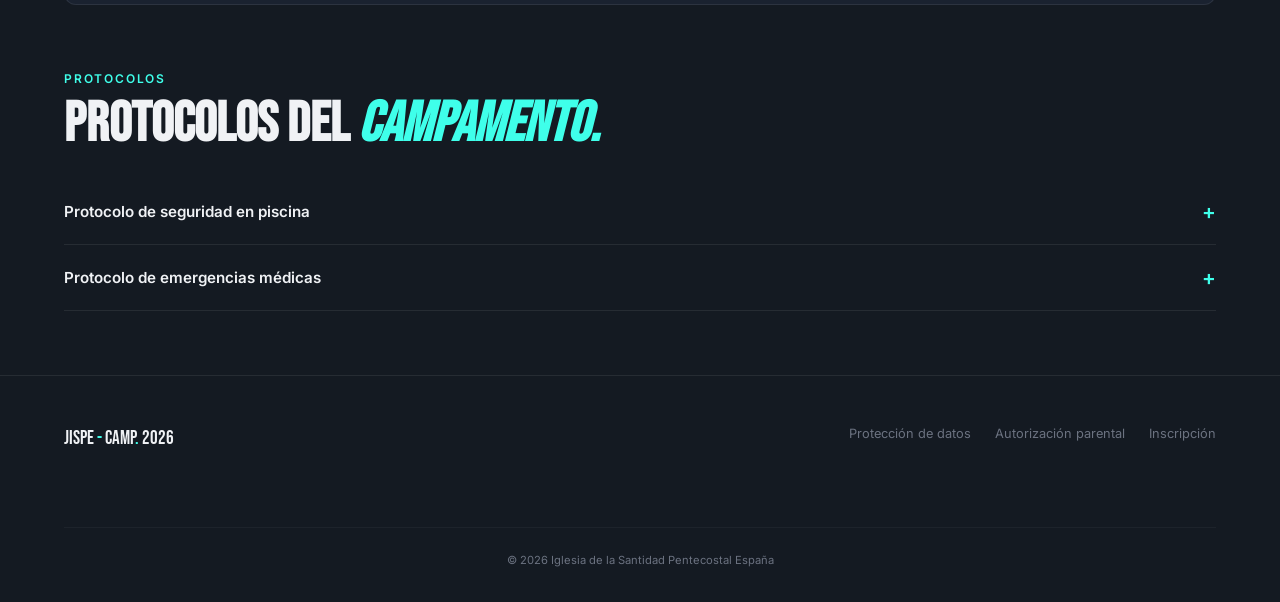
<file: normas.html>
<!DOCTYPE html>
<html lang="es">
<head>
  <meta charset="UTF-8">
  <meta name="viewport" content="width=device-width, initial-scale=1.0">
  <title>Normas · JISPE - CAMP 2026</title>
  <link rel="preconnect" href="https://fonts.googleapis.com">
  <link rel="preconnect" href="https://fonts.gstatic.com" crossorigin>
  <link href="https://fonts.googleapis.com/css2?family=Bebas+Neue&family=Inter:wght@400;500;600;700&display=swap" rel="stylesheet">
  <link rel="stylesheet" href="style.css">
</head>
<body>

  <!-- NAV -->
  <nav class="nav">
    <div class="container">
      <a href="index.html" class="nav-logo">JISPE <span class="dot">-</span> CAMP<span class="dot">.</span> 2026</a>
      <div class="nav-links" id="navLinks">
        <a href="faq.html">FAQ</a>
        <a href="normas.html" class="active">Normas</a>
        <a href="inscripcion.html" class="btn">Inscribirme →</a>
      </div>
      <button class="nav-toggle" id="navToggle" aria-label="Menú"><span></span><span></span><span></span></button>
    </div>
  </nav>

  <!-- HEADER -->
  <header class="page-header">
    <div class="container">
      <p class="sl">Convivencia y seguridad</p>
      <h1 class="page-heading">NORMAS DEL <em>CAMPAMENTO.</em></h1>
      <p class="sub">Para asegurar una experiencia segura, respetuosa y enriquecedora para todos. La asistencia implica la aceptación íntegra de estas normas.</p>
    </div>
  </header>

  <section style="padding:0 0 4rem">
    <div class="container">

      <!-- 01 COMPORTAMIENTO -->
      <div class="norma-section">
        <div style="display:flex;align-items:center;gap:1rem;margin-bottom:1.5rem">
          <span class="norma-section-num">01</span>
          <span class="norma-section-title" style="margin:0">Comportamiento</span>
        </div>
        <div class="norma-item"><span class="x">✕</span><span><strong>Fumar</strong> — No se permite en ningún área del predio.</span></div>
        <div class="norma-item"><span class="x">✕</span><span><strong>Alcohol o drogas</strong> — Absolutamente prohibido.</span></div>
        <div class="norma-item"><span class="x">✕</span><span><strong>Salir de habitaciones</strong> — Fuera del horario permitido.</span></div>
        <div class="norma-item"><span class="x">✕</span><span><strong>Parejas aisladas</strong> — Se prohíben conductas románticas inapropiadas.</span></div>
        <div class="norma-item"><span class="x">✕</span><span><strong>Música no cristiana</strong> — No se permite durante las actividades del campamento.</span></div>
        <div class="norma-item"><span class="x">✕</span><span><strong>Salir del área</strong> — Sin autorización y acompañamiento de monitores.</span></div>
        <div class="norma-callout">
          <p class="norma-callout-title">⚠ Importante</p>
          <p>El incumplimiento grave de las normas puede implicar la expulsión del campamento, previa notificación a los padres o responsables de la iglesia local.</p>
        </div>
      </div>

      <!-- 02 HORARIOS -->
      <div class="norma-section">
        <div style="display:flex;align-items:center;gap:1rem;margin-bottom:1.5rem">
          <span class="norma-section-num">02</span>
          <span class="norma-section-title" style="margin:0">Horarios de comidas</span>
        </div>
        <div class="schedule-row"><span class="schedule-time">09:00</span><span class="schedule-label">Desayuno</span></div>
        <div class="schedule-row"><span class="schedule-time">14:00</span><span class="schedule-label">Comida</span></div>
        <div class="schedule-row"><span class="schedule-time">17:30</span><span class="schedule-label">Merienda</span></div>
        <div class="schedule-row"><span class="schedule-time">21:30</span><span class="schedule-label">Cena</span></div>
        <div class="norma-callout">
          <p class="norma-callout-title">Nota</p>
          <p>La asistencia es obligatoria a los devocionales, oraciones y actividades diarias programadas. No está permitido quedarse en las habitaciones sin autorización.</p>
        </div>
      </div>

      <!-- 03 VESTIMENTA -->
      <div class="norma-section">
        <div style="display:flex;align-items:center;gap:1rem;margin-bottom:1.5rem">
          <span class="norma-section-num">03</span>
          <span class="norma-section-title" style="margin:0">Código de vestimenta</span>
        </div>
        <div class="norma-item"><span class="check">✓</span><span>Ropa modesta, cómoda y apropiada para un entorno cristiano.</span></div>
        <div class="norma-item"><span class="x">✕</span><span>No está permitido el torso descubierto ni el bañador fuera del área de piscina.</span></div>
        <div class="norma-item"><span class="check">✓</span><span><strong>Piscina:</strong> bañador discreto, short obligatorio, gorro o cabello recogido si es largo.</span></div>
        <div class="norma-item"><span class="check">✓</span><span>Ducha obligatoria antes de entrar al agua.</span></div>
        <div class="norma-item"><span class="x">✕</span><span>Prohibido: comida, bebidas, objetos de cristal y juegos bruscos en la piscina.</span></div>
      </div>

      <!-- 04 INSTALACIONES -->
      <div class="norma-section">
        <div style="display:flex;align-items:center;gap:1rem;margin-bottom:1.5rem">
          <span class="norma-section-num">04</span>
          <span class="norma-section-title" style="margin:0">Instalaciones y seguridad</span>
        </div>
        <div class="norma-item"><span class="x">✕</span><span>No mover mobiliario sin autorización.</span></div>
        <div class="norma-item"><span class="x">✕</span><span>Prohibido entrar en zonas restringidas.</span></div>
        <div class="norma-item"><span class="x">✕</span><span>No extraer plantas o frutos del entorno natural.</span></div>
        <div class="norma-item"><span class="x">✕</span><span>No manipular el sistema de filtrado de la piscina.</span></div>
        <div class="norma-item"><span class="x">✕</span><span>No usar aparatos eléctricos externos sin aprobación.</span></div>
        <div class="norma-item"><span class="check">✓</span><span>Toda basura en los contenedores correspondientes.</span></div>
        <div class="norma-callout">
          <p class="norma-callout-title">Responsabilidad</p>
          <p>La organización no se hace responsable por pérdida de objetos de valor o dinero. Cualquier daño intencional a las instalaciones será responsabilidad del participante o su tutor.</p>
        </div>
      </div>

      <!-- 05 DISPOSITIVOS -->
      <div class="norma-section">
        <div style="display:flex;align-items:center;gap:1rem;margin-bottom:1.5rem">
          <span class="norma-section-num">05</span>
          <span class="norma-section-title" style="margin:0">Dispositivos</span>
        </div>
        <div class="norma-item"><span class="check">✓</span><span>El uso del móvil debe ser limitado. Evitar durante actividades grupales y momentos de búsqueda del Señor.</span></div>
        <div class="norma-item"><span class="check">✓</span><span>El comedor se usa exclusivamente durante las comidas. No está permitido permanecer fuera de horario.</span></div>
      </div>

      <!-- 06 COMPROMISO -->
      <div class="norma-section">
        <div style="display:flex;align-items:center;gap:1rem;margin-bottom:1.5rem">
          <span class="norma-section-num">06</span>
          <span class="norma-section-title" style="margin:0">Compromiso</span>
        </div>
        <p style="color:var(--text-2);font-size:.9rem;margin-bottom:1rem">Todos nos comprometemos a que el campamento sea:</p>
        <div class="norma-item"><span class="check">✓</span><span>Amigable y respetuoso para todos</span></div>
        <div class="norma-item"><span class="check">✓</span><span>Un espacio seguro</span></div>
        <div class="norma-item"><span class="check">✓</span><span>Un ambiente que invite a la presencia del Señor</span></div>
        <div class="norma-callout">
          <p class="norma-callout-title">Aceptación</p>
          <p>La asistencia al campamento se considera conocimiento previo y aceptación en su totalidad de las normas aquí establecidas.</p>
        </div>
      </div>

      <!-- DOCUMENTOS -->
      <div style="margin-top:4rem">
        <p class="sl">Documentos</p>
        <h2 class="st">Descarga los <em>documentos.</em></h2>
        <a href="autorizacion_parental_campa2026.docx" class="doc-card" download>
          <span class="arrow">↓</span>
          <div class="info"><strong>Autorización parental</strong><span>Obligatoria para menores de 18 · .docx</span></div>
        </a>
        <a href="privacidad_tutores_campa2026.docx" class="doc-card" download>
          <span class="arrow">↓</span>
          <div class="info"><strong>Protección de datos</strong><span>Privacidad y tutores · .docx</span></div>
        </a>
      </div>

      <!-- PROTOCOLOS -->
      <div style="margin-top:4rem">
        <p class="sl">Protocolos</p>
        <h2 class="st">Protocolos del <em>campamento.</em></h2>

        <div class="proto-item">
          <button class="proto-q">Protocolo de seguridad en piscina <span class="icon">+</span></button>
          <div class="proto-a">
            <p><strong>Normas generales</strong></p>
            <ul>
              <li>Ducha obligatoria antes de entrar al agua.</li>
              <li>Prohibido correr en el área de piscina.</li>
              <li>No se permite entrar al agua sin supervisión de un monitor.</li>
              <li>Bañador discreto obligatorio. Short de piscina para todos los participantes.</li>
              <li>Cabello largo debe ir recogido o con gorro.</li>
              <li>Prohibido: comida, bebidas, objetos de cristal y juegos bruscos.</li>
              <li>No manipular el sistema de filtrado bajo ningún concepto.</li>
              <li>En caso de herida o malestar, salir del agua e informar al monitor inmediatamente.</li>
            </ul>
            <p style="margin-top:.75rem">El incumplimiento de estas normas supone la expulsión inmediata del área de piscina.</p>
          </div>
        </div>

        <div class="proto-item">
          <button class="proto-q">Protocolo de emergencias médicas <span class="icon">+</span></button>
          <div class="proto-a">
            <p><strong>Ante cualquier emergencia médica</strong></p>
            <ul>
              <li>Mantener la calma e informar inmediatamente al monitor o responsable más cercano.</li>
              <li>No mover al participante si se sospecha lesión en columna o cuello.</li>
              <li>El responsable sanitario del campamento será avisado de inmediato.</li>
              <li>En caso grave, llamar al 112 sin demora.</li>
              <li>Notificar a los padres o tutores legales tan pronto como sea posible.</li>
              <li>Toda medicación personal debe estar declarada en el formulario de inscripción y entregada a los responsables al llegar.</li>
            </ul>
            <p style="margin-top:.75rem">La organización no se hace responsable de alergias o condiciones médicas no declaradas previamente.</p>
          </div>
        </div>
      </div>

    </div>
  </section>

  <!-- FOOTER -->
  <footer class="footer">
    <div class="container footer-inner">
      <div><p class="footer-brand">JISPE <span class="dot">-</span> CAMP<span class="dot">.</span> 2026</p></div>
      <div class="footer-links">
        <a href="normas.html">Protección de datos</a>
        <a href="normas.html">Autorización parental</a>
        <a href="inscripcion.html">Inscripción</a>
      </div>
      <p class="footer-copy">© 2026 Iglesia de la Santidad Pentecostal España</p>
    </div>
  </footer>

  <!-- MOBILE NAV -->
  <nav class="mnav">
    <div class="mnav-inner">
      <a href="index.html"><svg viewBox="0 0 24 24" fill="none" stroke="currentColor" stroke-width="2"><path d="M3 9l9-7 9 7v11a2 2 0 01-2 2H5a2 2 0 01-2-2z"/></svg>Inicio</a>
      <a href="faq.html"><svg viewBox="0 0 24 24" fill="none" stroke="currentColor" stroke-width="2"><circle cx="12" cy="12" r="10"/><path d="M9.09 9a3 3 0 015.83 1c0 2-3 3-3 3M12 17h.01"/></svg>FAQ</a>
      <a href="normas.html" class="active"><svg viewBox="0 0 24 24" fill="none" stroke="currentColor" stroke-width="2"><path d="M14 2H6a2 2 0 00-2 2v16a2 2 0 002 2h12a2 2 0 002-2V8z"/><path d="M14 2v6h6M16 13H8M16 17H8M10 9H8"/></svg>Normas</a>
      <a href="inscripcion.html"><svg viewBox="0 0 24 24" fill="none" stroke="currentColor" stroke-width="2"><path d="M11 4H4a2 2 0 00-2 2v14a2 2 0 002 2h14a2 2 0 002-2v-7"/><path d="M18.5 2.5a2.121 2.121 0 013 3L12 15l-4 1 1-4 9.5-9.5z"/></svg>Inscribirme</a>
    </div>
  </nav>

  <script>
    document.getElementById('navToggle').addEventListener('click',()=>document.getElementById('navLinks').classList.toggle('active'));
    document.querySelectorAll('.proto-q').forEach(b=>{b.addEventListener('click',()=>{const i=b.parentElement,o=i.classList.contains('open');document.querySelectorAll('.proto-item').forEach(x=>x.classList.remove('open'));if(!o)i.classList.add('open')})});
  </script>
</body>
</html>
</file>
<file: style.css>
/* ═══════════════════════════════════════════════
   JISPE CAMP 2026 — Design System
   ═══════════════════════════════════════════════ */

/* — TOKENS — */
:root {
  --accent: #3FFFEA;
  --accent-dark: #2DE8D4;
  --accent-glow: rgba(63,255,234,.35);
  --accent-10: rgba(63,255,234,.1);
  --accent-15: rgba(63,255,234,.15);
  --accent-soft: rgba(63,255,234,.08);
  --bg: #141A22;
  --bg-card: #1A2230;
  --bg-card-h: #212B3A;
  --text: #F0F2F5;
  --text-2: #9CA3AF;
  --text-3: #6B7280;
  --border: rgba(255,255,255,.08);
  --r: 12px;
  --r-lg: 20px;
  --t: .3s cubic-bezier(.4,0,.2,1);
  --font-d: 'Bebas Neue', sans-serif;
  --font-b: 'Inter', system-ui, sans-serif;
}

/* — RESET — */
*,*::before,*::after{margin:0;padding:0;box-sizing:border-box}
html{scroll-behavior:smooth;-webkit-font-smoothing:antialiased}
body{font-family:var(--font-b);background:var(--bg);color:var(--text);line-height:1.6;overflow-x:hidden}
a{text-decoration:none;color:inherit}
img{max-width:100%;display:block}
ul,ol{list-style:none}

/* — UTILITIES — */
.container{width:min(1200px,90%);margin:0 auto}
.accent{color:var(--accent)}
.sl{font-size:.75rem;font-weight:600;letter-spacing:.15em;text-transform:uppercase;color:var(--accent);margin-bottom:.5rem}
.st{font-family:var(--font-d);font-size:clamp(2.2rem,5vw,3.5rem);line-height:1.05;margin-bottom:1.5rem}
.st em{font-style:italic;color:var(--accent)}
.page-header{padding:8rem 0 3rem}
.page-header p.sub{color:var(--text-2);font-size:.95rem;max-width:560px;margin-top:.5rem}
.page-heading{font-family:var(--font-d);font-size:clamp(2.8rem,7vw,4.5rem);line-height:.95}
.page-heading em{font-style:italic;color:var(--accent)}

/* — BUTTONS — */
.btn{display:inline-flex;align-items:center;gap:.5rem;padding:1rem 2rem;background:var(--accent);color:var(--bg);font-weight:700;font-size:.95rem;letter-spacing:.06em;text-transform:uppercase;border-radius:60px;border:none;cursor:pointer;transition:var(--t);font-family:var(--font-b);box-shadow:0 0 20px var(--accent-glow)}
.btn:hover{background:var(--accent-dark);transform:translateY(-2px);box-shadow:0 8px 40px var(--accent-glow),0 0 20px var(--accent-glow)}
.btn svg{width:18px;height:18px}
.btn-o{background:transparent;border:2px solid var(--accent);color:var(--accent)}
.btn-o:hover{background:var(--accent);color:var(--bg)}

/* — NAV — */
.nav{position:fixed;top:0;left:0;right:0;z-index:100;padding:1rem 0;background:rgba(20,26,34,.9);backdrop-filter:blur(16px);border-bottom:1px solid var(--border)}
.nav .container{display:flex;align-items:center;justify-content:space-between}
.nav-logo{font-family:var(--font-d);font-size:1.3rem;letter-spacing:.04em}
.nav-logo .dot{color:var(--accent)}
.nav-links{display:flex;gap:1.5rem;align-items:center}
.nav-links a{font-size:.8rem;font-weight:600;letter-spacing:.08em;text-transform:uppercase;color:var(--text-2);transition:var(--t)}
.nav-links a:hover,.nav-links a.active{color:var(--accent)}
.nav-links a.active{text-shadow:0 0 12px var(--accent-glow)}
.nav-links .btn{padding:.6rem 1.4rem;font-size:.75rem}
.nav-toggle{display:none;background:none;border:none;cursor:pointer}
.nav-toggle span{display:block;width:22px;height:2px;background:var(--text);margin:5px 0;transition:var(--t)}

@media(max-width:768px){
  .nav-toggle{display:block}
  .nav-links{position:fixed;top:0;right:-100%;width:75%;height:100vh;flex-direction:column;justify-content:center;background:var(--bg);transition:var(--t);gap:2rem}
  .nav-links.active{right:0}
  .nav-links a{font-size:1rem}
}

/* — MOBILE BOTTOM NAV — */
.mnav{display:none;position:fixed;bottom:0;left:0;right:0;z-index:100;background:rgba(20,26,34,.95);backdrop-filter:blur(16px);border-top:1px solid var(--border);padding:.6rem 0 calc(.6rem + env(safe-area-inset-bottom))}
.mnav-inner{display:flex;justify-content:space-around;align-items:center}
.mnav a{display:flex;flex-direction:column;align-items:center;gap:.2rem;font-size:.6rem;font-weight:600;letter-spacing:.06em;text-transform:uppercase;color:var(--text-3);transition:var(--t)}
.mnav a:hover,.mnav a.active{color:var(--accent)}
.mnav svg{width:20px;height:20px}
@media(max-width:768px){.mnav{display:block}body{padding-bottom:70px}}

/* — FOOTER — */
.footer{padding:3rem 0 2rem;border-top:1px solid var(--border)}
.footer-inner{display:flex;justify-content:space-between;align-items:start;flex-wrap:wrap;gap:2rem}
.footer-brand{font-family:var(--font-d);font-size:1.2rem;margin-bottom:.5rem}
.footer-brand .dot{color:var(--accent)}
.footer-links{display:flex;gap:1.5rem}
.footer-links a{font-size:.8rem;color:var(--text-3);transition:var(--t)}
.footer-links a:hover{color:var(--accent)}
.footer-copy{width:100%;text-align:center;font-size:.7rem;color:var(--text-3);margin-top:2rem;padding-top:1.5rem;border-top:1px solid rgba(255,255,255,.04)}

/* — CARDS — */
.card{background:var(--bg-card);border:1px solid var(--border);border-radius:var(--r);padding:2rem;transition:var(--t)}
.card:hover{background:var(--bg-card-h);border-color:var(--accent-15);transform:translateY(-4px)}
.card-num{font-family:var(--font-d);font-size:2.5rem;color:var(--accent);line-height:1;margin-bottom:.5rem}
.card h3{font-size:1.1rem;font-weight:700;margin-bottom:.5rem}
.card p{font-size:.88rem;color:var(--text-2);line-height:1.6}

/* — FAQ ACCORDION — */
.faq-group-t{font-size:.7rem;font-weight:700;letter-spacing:.15em;text-transform:uppercase;color:var(--accent);margin:2.5rem 0 1rem}
.faq-item{border-bottom:1px solid var(--border)}
.faq-q{width:100%;background:none;border:none;color:var(--text);font-family:var(--font-b);font-size:.95rem;font-weight:600;padding:1.25rem 0;text-align:left;cursor:pointer;display:flex;justify-content:space-between;align-items:center;transition:var(--t)}
.faq-q:hover{color:var(--accent)}
.faq-q .icon{font-size:1.3rem;transition:var(--t);color:var(--accent)}
.faq-item.open .faq-q .icon{transform:rotate(45deg)}
.faq-a{max-height:0;overflow:hidden;transition:max-height .4s ease,padding .3s ease}
.faq-item.open .faq-a{max-height:800px;padding-bottom:1.25rem}
.faq-a p,.faq-a ul{font-size:.88rem;color:var(--text-2);line-height:1.7}
.faq-a a{color:var(--accent)}

/* — NORMAS — */
.norma-section{margin-bottom:3rem}
.norma-section-num{font-family:var(--font-d);font-size:3rem;color:var(--accent);line-height:1}
.norma-section-title{font-size:.7rem;font-weight:700;letter-spacing:.15em;text-transform:uppercase;color:var(--text-2);margin-bottom:1.5rem}
.norma-item{display:flex;gap:1rem;padding:.75rem 0;border-bottom:1px solid var(--border);font-size:.9rem;color:var(--text-2);line-height:1.6}
.norma-item em{font-style:italic;color:var(--text-2)}
.norma-item .x{color:#ef4444;font-weight:700;flex-shrink:0}
.norma-item .check{color:var(--accent);font-weight:700;flex-shrink:0}
.norma-callout{background:var(--bg-card);border:1px solid var(--accent-15);border-left:3px solid var(--accent);border-radius:var(--r);padding:1.5rem;margin:1.5rem 0;box-shadow:0 0 20px var(--accent-soft)}
.norma-callout-title{font-size:.7rem;font-weight:700;letter-spacing:.15em;text-transform:uppercase;color:var(--accent);margin-bottom:.5rem;text-shadow:0 0 10px var(--accent-glow);font-style:normal}
.norma-callout p{font-size:.85rem;color:var(--accent);line-height:1.6;font-style:italic}
.schedule-row{display:flex;align-items:center;gap:1rem;padding:.6rem 0;border-bottom:1px solid var(--border)}
.schedule-time{font-family:var(--font-d);font-size:1.3rem;color:var(--accent);min-width:60px}
.schedule-label{font-size:.9rem;color:var(--text-2)}

/* — DOCS DOWNLOAD — */
.doc-card{display:flex;align-items:center;gap:1rem;background:var(--bg-card);border:1px solid var(--border);border-radius:var(--r);padding:1.25rem 1.5rem;margin-bottom:1rem;transition:var(--t);text-decoration:none}
.doc-card:hover{border-color:var(--accent-15);background:var(--bg-card-h)}
.doc-card .arrow{font-size:1.5rem;color:var(--accent)}
.doc-card .info{flex:1}
.doc-card .info strong{display:block;font-size:.9rem;color:var(--text)}
.doc-card .info span{font-size:.75rem;color:var(--text-3)}

/* — INSCRIPTION — */
.step-grid{display:grid;gap:2rem;margin-top:2rem}
.step{display:flex;gap:1.5rem;align-items:flex-start}
.step-num{font-family:var(--font-d);font-size:3rem;color:var(--accent);line-height:1;flex-shrink:0}
.step-content h3{font-size:1.1rem;font-weight:700;margin-bottom:.5rem}
.step-content p{font-size:.88rem;color:var(--text-2);line-height:1.7}
.data-table{margin:1rem 0}
.data-row{display:flex;padding:.5rem 0;border-bottom:1px solid var(--border);font-size:.85rem;gap:1rem}
.data-row .label{color:var(--text-3);min-width:80px;font-weight:600;letter-spacing:.04em;text-transform:uppercase;font-size:.7rem}
.data-row .value{color:var(--text);font-family:'Courier New',monospace;word-break:break-all}
.info-box{display:flex;gap:1rem;background:var(--bg-card);border:1px solid var(--border);border-radius:var(--r);padding:1.5rem;margin:2rem 0}
.info-box .tag{font-size:.65rem;font-weight:700;letter-spacing:.12em;text-transform:uppercase;color:var(--accent);writing-mode:vertical-rl;transform:rotate(180deg);flex-shrink:0}
.info-box p{font-size:.88rem;color:var(--text-2);line-height:1.6}
.price-big{background:var(--bg-card);border:1px solid var(--border);border-radius:var(--r-lg);padding:2.5rem;max-width:420px;margin:2rem 0}
.price-big .amount{font-family:var(--font-d);font-size:5rem;line-height:1}
.price-big .amount .cur{font-size:2rem;color:var(--accent);vertical-align:super}
.price-big .label{font-size:.85rem;color:var(--text-2);margin-bottom:1.5rem}
.price-features li{padding:.4rem 0;font-size:.88rem;color:var(--text-2);display:flex;align-items:center;gap:.5rem}
.price-features li::before{content:'✓';color:var(--accent);font-weight:700}
.stats-row{display:flex;gap:2rem;flex-wrap:wrap;margin:2rem 0;padding:1.5rem;background:var(--bg-card);border:1px solid var(--border);border-radius:var(--r)}
.stat-item .stat-label{font-size:.65rem;font-weight:700;letter-spacing:.1em;text-transform:uppercase;color:var(--text-3)}
.stat-item .stat-value{font-size:.9rem;color:var(--text);font-weight:600}
.cancel-grid{display:grid;grid-template-columns:repeat(auto-fit,minmax(250px,1fr));gap:1.5rem;margin:2rem 0}
.cancel-card{background:var(--bg-card);border:1px solid var(--border);border-radius:var(--r);padding:1.5rem}
.cancel-card h4{font-size:.9rem;font-weight:700;margin-bottom:.25rem}
.cancel-card .tag{font-size:.7rem;font-weight:700;color:var(--accent);margin-bottom:.5rem}
.cancel-card p{font-size:.82rem;color:var(--text-2);line-height:1.5}

/* — HERO — */
.hero{position:relative;min-height:100vh;display:flex;align-items:flex-end;padding:6rem 0 3rem;overflow:hidden}
.hero-bg{position:absolute;inset:0;background:url('hero-bg.jpeg') center/cover no-repeat;filter:brightness(.35)}
.hero-bg::after{content:'';position:absolute;inset:0;background:linear-gradient(to top,var(--bg) 0%,transparent 50%,rgba(20,26,34,.6) 100%)}
/* Decorative grid lines */
.hero-lines{position:absolute;inset:0;z-index:1;pointer-events:none;overflow:hidden}
.hero-lines::before{content:'';position:absolute;top:0;bottom:0;left:8%;width:1px;background:linear-gradient(to bottom,transparent,rgba(63,255,234,.1) 30%,rgba(63,255,234,.1) 70%,transparent)}
.hero-lines::after{content:'';position:absolute;top:0;bottom:0;right:15%;width:1px;background:linear-gradient(to bottom,transparent,rgba(63,255,234,.07) 20%,rgba(63,255,234,.07) 80%,transparent)}
.hero-line-h{position:absolute;left:0;right:0;height:1px;z-index:1;pointer-events:none}
.hero-line-h:nth-child(1){top:30%;background:linear-gradient(to right,transparent,rgba(63,255,234,.07) 20%,rgba(63,255,234,.07) 80%,transparent)}
.hero-line-h:nth-child(2){top:65%;background:linear-gradient(to right,transparent,rgba(63,255,234,.05) 30%,rgba(63,255,234,.05) 70%,transparent)}
/* Vertical side text */
.hero-vertical{position:absolute;right:5%;top:50%;transform:translateY(-50%) rotate(180deg);writing-mode:vertical-rl;z-index:3;font-size:.65rem;font-weight:600;letter-spacing:.2em;text-transform:uppercase;color:rgba(63,255,234,.3);pointer-events:none}
@media(max-width:768px){.hero-vertical{right:2%;font-size:.55rem}}
.hero-content{position:relative;z-index:2;width:100%}
.hero-top{display:flex;align-items:center;gap:1rem;margin-bottom:1rem;color:var(--text-2);font-size:.8rem;font-weight:500;letter-spacing:.12em;text-transform:uppercase}
.hero-top::before{content:'';width:40px;height:2px;background:var(--accent)}
.hero-heading{font-family:var(--font-d);font-size:clamp(4rem,12vw,9rem);line-height:.9;letter-spacing:-.02em;margin-bottom:.5rem}
.hero-heading .dot{color:var(--accent);text-shadow:0 0 30px var(--accent-glow)}
.hero-sub{font-family:var(--font-d);font-size:clamp(1rem,2.5vw,1.4rem);letter-spacing:.15em;text-transform:uppercase;color:var(--text-2);margin-bottom:2rem}
.hero-stats{display:flex;gap:2.5rem;margin-bottom:1.5rem}
.hero-stat-n{font-family:var(--font-d);font-size:clamp(2rem,4vw,2.8rem);color:var(--accent);line-height:1;text-shadow:0 0 20px var(--accent-glow)}
.hero-stat-l{font-size:.7rem;font-weight:700;letter-spacing:.12em;text-transform:uppercase;color:var(--text-2)}
.hero-desc{max-width:520px;color:var(--text-2);font-size:.95rem;line-height:1.7;margin-bottom:2rem}
.hero-cta{display:flex;flex-wrap:wrap;gap:1rem;align-items:center;margin-bottom:1.5rem}
.hero-meta{display:flex;align-items:center;gap:.5rem;font-size:.8rem;color:var(--text-3)}
.hero-meta::before{content:'';width:8px;height:8px;border-radius:50%;background:var(--accent);box-shadow:0 0 8px var(--accent-glow);animation:pulse 2s infinite}
@keyframes pulse{0%,100%{opacity:1}50%{opacity:.4}}

/* — VERSE — */
.verse{padding:5rem 0;text-align:center}
.verse-q{font-family:var(--font-d);font-size:clamp(1.5rem,3.5vw,2.4rem);line-height:1.3;max-width:800px;margin:0 auto 1rem;position:relative}
.verse-q::before{content:'\201C';font-size:6rem;color:var(--accent);opacity:.3;position:absolute;top:-2.5rem;left:-1rem;line-height:1}
.verse-ref{font-size:.85rem;font-weight:600;color:var(--accent);letter-spacing:.1em;text-transform:uppercase}

/* — ITINERARY — */
.itin-grid{display:grid;grid-template-columns:repeat(3,1fr);gap:1.5rem;margin-top:2rem}
@media(max-width:768px){.itin-grid{grid-template-columns:1fr}}
.day-card{background:var(--bg-card);border:1px solid var(--border);border-radius:var(--r);padding:2rem;text-align:center;transition:var(--t)}
.day-card:hover{border-color:rgba(93,213,225,.2)}
.day-card-l{font-size:.7rem;font-weight:700;letter-spacing:.15em;text-transform:uppercase;color:var(--accent);margin-bottom:.5rem}
.day-card h3{font-family:var(--font-d);font-size:1.5rem}

/* — EXP GRID — */
.exp-grid{display:grid;grid-template-columns:repeat(auto-fit,minmax(300px,1fr));gap:1.5rem;margin-top:3rem}

/* — FINAL CTA — */
.fcta{padding:6rem 0;text-align:center}
.fcta p{color:var(--text-2);max-width:500px;margin:0 auto 2rem;font-size:.95rem}
.fcta-meta{margin-top:1.5rem;font-size:.75rem;color:var(--text-3);letter-spacing:.08em}

/* — PROTOCOL ACCORDION — */
.proto-item{border-bottom:1px solid var(--border)}
.proto-q{width:100%;background:none;border:none;color:var(--text);font-family:var(--font-b);font-size:.95rem;font-weight:600;padding:1.25rem 0;text-align:left;cursor:pointer;display:flex;justify-content:space-between;align-items:center;transition:var(--t)}
.proto-q:hover{color:var(--accent)}
.proto-q .icon{font-size:1.3rem;transition:var(--t);color:var(--accent)}
.proto-item.open .proto-q .icon{transform:rotate(45deg)}
.proto-a{max-height:0;overflow:hidden;transition:max-height .4s ease,padding .3s ease}
.proto-item.open .proto-a{max-height:800px;padding-bottom:1.25rem}
.proto-a p,.proto-a li{font-size:.85rem;color:var(--text-2);line-height:1.7}
.proto-a li{padding:.3rem 0;padding-left:1rem;position:relative}
.proto-a li::before{content:'—';position:absolute;left:0;color:var(--accent)}

/* — ANIMATIONS — */
.fi{opacity:0;transform:translateY(20px);transition:opacity .6s ease,transform .6s ease}
.fi.visible{opacity:1;transform:translateY(0)}

/* — MOBILE OPTIMIZATIONS — */
@media(max-width:480px){
  .container{width:92%}
  .hero{min-height:100svh;padding:5rem 0 2rem}
  .hero-heading{font-size:clamp(3.2rem,14vw,5rem)}
  .hero-sub{font-size:.9rem;letter-spacing:.1em}
  .hero-stats{gap:1.5rem}
  .hero-stat-n{font-size:1.8rem}
  .hero-desc{font-size:.88rem}
  .btn{padding:.85rem 1.5rem;font-size:.85rem;width:100%;justify-content:center}
  .btn-o{width:100%;justify-content:center}
  .page-header{padding:6rem 0 2rem}
  .page-heading{font-size:clamp(2.2rem,9vw,3rem)}
  .st{font-size:clamp(1.8rem,6vw,2.5rem)}
  .exp-grid{grid-template-columns:1fr}
  .card{padding:1.5rem}
  .step{flex-direction:column;gap:.75rem}
  .step-num{font-size:2rem}
  .info-box{flex-direction:column}
  .info-box .tag{writing-mode:horizontal-tb;transform:none}
  .price-big{padding:1.5rem;max-width:100%}
  .price-big .amount{font-size:3.5rem}
  .stats-row{flex-direction:column;gap:1rem}
  .cancel-grid{grid-template-columns:1fr}
  .data-row{flex-direction:column;gap:.25rem}
  .data-row .label{min-width:auto}
  .nav-logo{font-size:1.1rem}
  .footer-inner{flex-direction:column;text-align:center}
  .footer-links{flex-direction:column;gap:.75rem;align-items:center}
  .norma-callout{padding:1.25rem}
  .verse-q{font-size:clamp(1.3rem,4.5vw,1.8rem)}
  .verse-q::before{font-size:4rem;top:-1.5rem;left:-.5rem}
  .fcta{padding:4rem 0}
}

@media(max-width:360px){
  .hero-heading{font-size:3rem}
  .nav-logo{font-size:1rem}
  .btn{padding:.75rem 1.2rem;font-size:.8rem}
}
</file>
